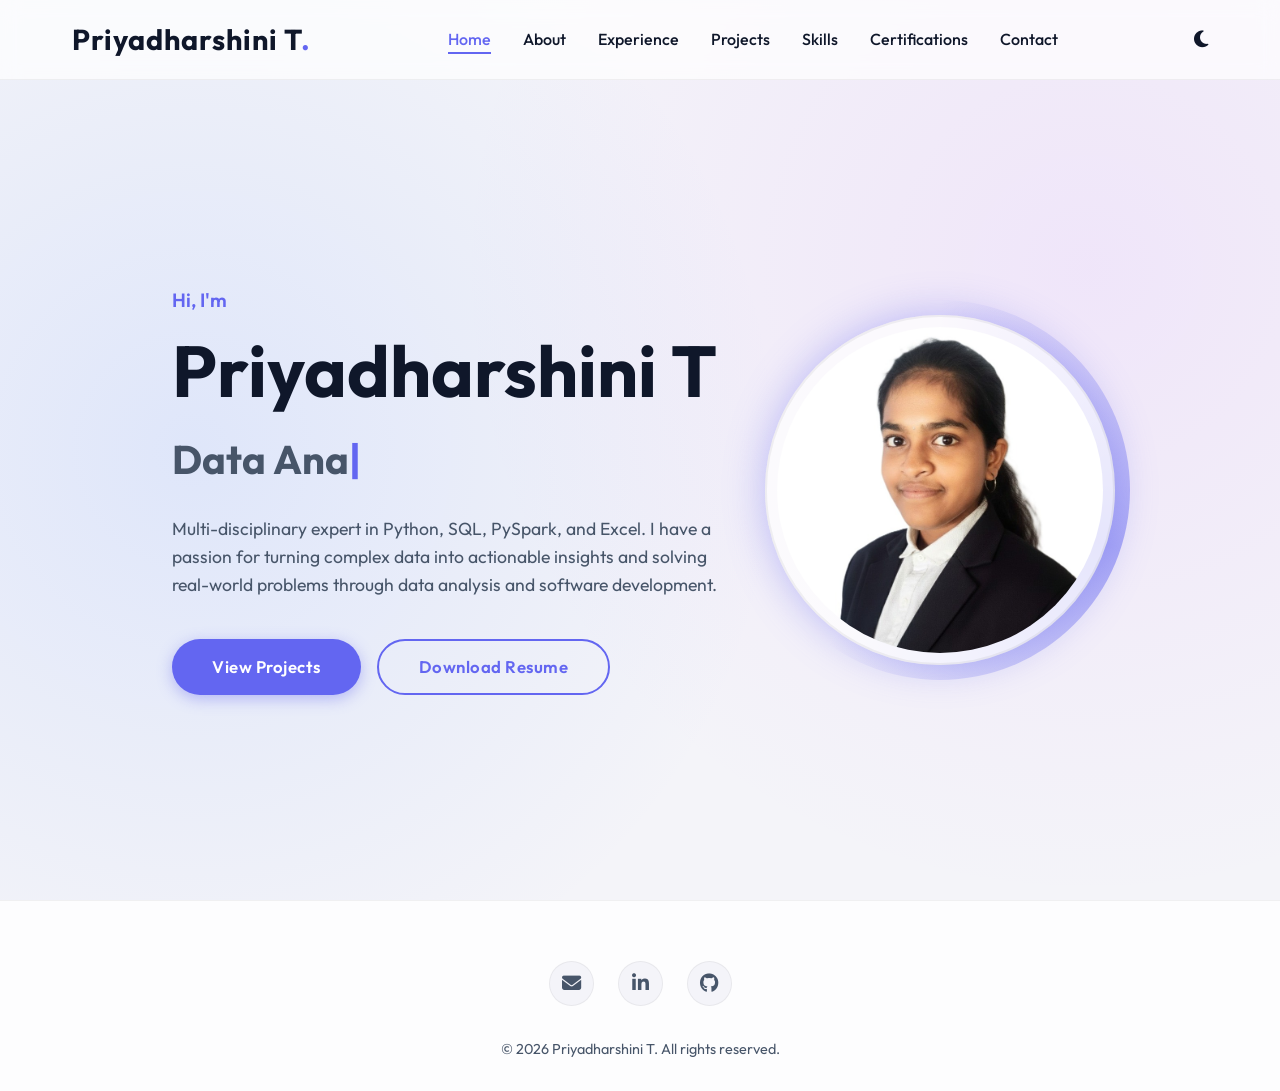
<file: index.html>
<!DOCTYPE html>
<html lang="en" data-theme="light">
<head>
    <meta charset="UTF-8">
    <meta name="viewport" content="width=device-width, initial-scale=1.0">
    <meta name="description" content="Portfolio of Priyadharshini T, Data Analyst and Software Trainee.">
        <meta name="description" content="Priyadharshini T - Data Analyst and Software Engineer from Coimbatore. Multi-disciplinary expert in Python, SQL, PySpark, and Excel.">
    <meta name="keywords" content="Priyadharshini T, Priyadharshini Thandapani, Data Analyst, Software Engineer, AIML, Coimbatore, Portfolio">
    <meta name="author" content="Priyadharshini T">
    
    <!-- Open Graph / Social Media -->
    <meta property="og:type" content="website">
    <meta property="og:url" content="https://Priya15t.github.io/Priyadharshini-T-Portfolio/">
    <meta property="og:title" content="Priyadharshini T | Data Analyst & Software Engineer">
    <meta property="og:description" content="Multi-disciplinary expert in Python, SQL, PySpark, and Excel. View my professional portfolio, certifications, and projects.">
    <meta property="og:image" content="https://Priya15t.github.io/Priyadharshini-T-Portfolio/assets/images/avatar.jpg">
    <title>Priyadharshini T | Portfolio</title>
    <link rel="preconnect" href="https://fonts.googleapis.com">
    <link rel="preconnect" href="https://fonts.gstatic.com" crossorigin>
    <link href="https://fonts.googleapis.com/css2?family=Outfit:wght@300;400;500;600;700&display=swap" rel="stylesheet">
    <link rel="stylesheet" href="https://cdnjs.cloudflare.com/ajax/libs/font-awesome/6.4.0/css/all.min.css">
    <link rel="stylesheet" href="style.css">
</head>
<body>

    <!-- Sticky Navigation -->
    <nav id="navbar">
        <div class="nav-container">
            <a href="index.html" class="logo">Priyadharshini T<span>.</span></a>
            <ul class="nav-links">
                <li><a href="index.html">Home</a></li>
                <li><a href="about.html">About</a></li>
                <li><a href="experience.html">Experience</a></li>
                <li><a href="projects.html">Projects</a></li>
                <li><a href="skills.html">Skills</a></li>
                <li><a href="certifications.html">Certifications</a></li>
                <li><a href="contact.html">Contact</a></li>
            </ul>
            <div class="nav-controls">
                <button id="theme-toggle" aria-label="Toggle Dark/Light Mode">
                    <i class="fas fa-sun"></i>
                </button>
                <div class="hamburger">
                    <i class="fas fa-bars"></i>
                </div>
            </div>
        </div>
    </nav>

    <main class="page-content">
        <!-- Hero Section -->
        <section id="hero" class="section hero">
            <div class="container hero-content fade-in">
                <div class="hero-text-wrapper">
                    <p class="greeting">Hi, I'm</p>
                    <h1 class="name">Priyadharshini&nbsp;T</h1>
                    <h2 class="title"><span class="typewriter"></span><span class="cursor">|</span></h2>
                    <p class="summary">
                        Multi-disciplinary expert in Python, SQL, PySpark, and Excel. 
                        I have a passion for turning complex data into actionable insights 
                        and solving real-world problems through data analysis and software development.
                    </p>
                    <div class="hero-buttons">
                        <a href="projects.html" class="btn btn-primary">View Projects</a>
                        <a href="resume.pdf" class="btn btn-secondary" download>Download Resume</a>
                    </div>
                </div>
                <div class="hero-image-wrapper">
                    <img src="assets/images/avatar.jpg" alt="Priyadharshini T - Avatar" class="hero-avatar">
                </div>
            </div>
        </section>
    </main>

    <!-- Footer & Contact -->
    <footer id="contact" class="footer">
        <div class="container fade-in">
            <div class="social-links">
                <a href="mailto:priyadharshini01t@gmail.com" aria-label="Email"><i class="fas fa-envelope"></i></a>
                <a href="https://www.linkedin.com/in/priyadharshini-thandapani-19a523289" target="_blank" aria-label="LinkedIn"><i class="fab fa-linkedin-in"></i></a>
                <a href="https://github.com/Priya15t" target="_blank" aria-label="GitHub"><i class="fab fa-github"></i></a>
            </div>
            <p class="copyright">© 2026 Priyadharshini T. All rights reserved.</p>
        </div>
    </footer>

    <script src="script.js"></script>

</body>
</html>
</file>
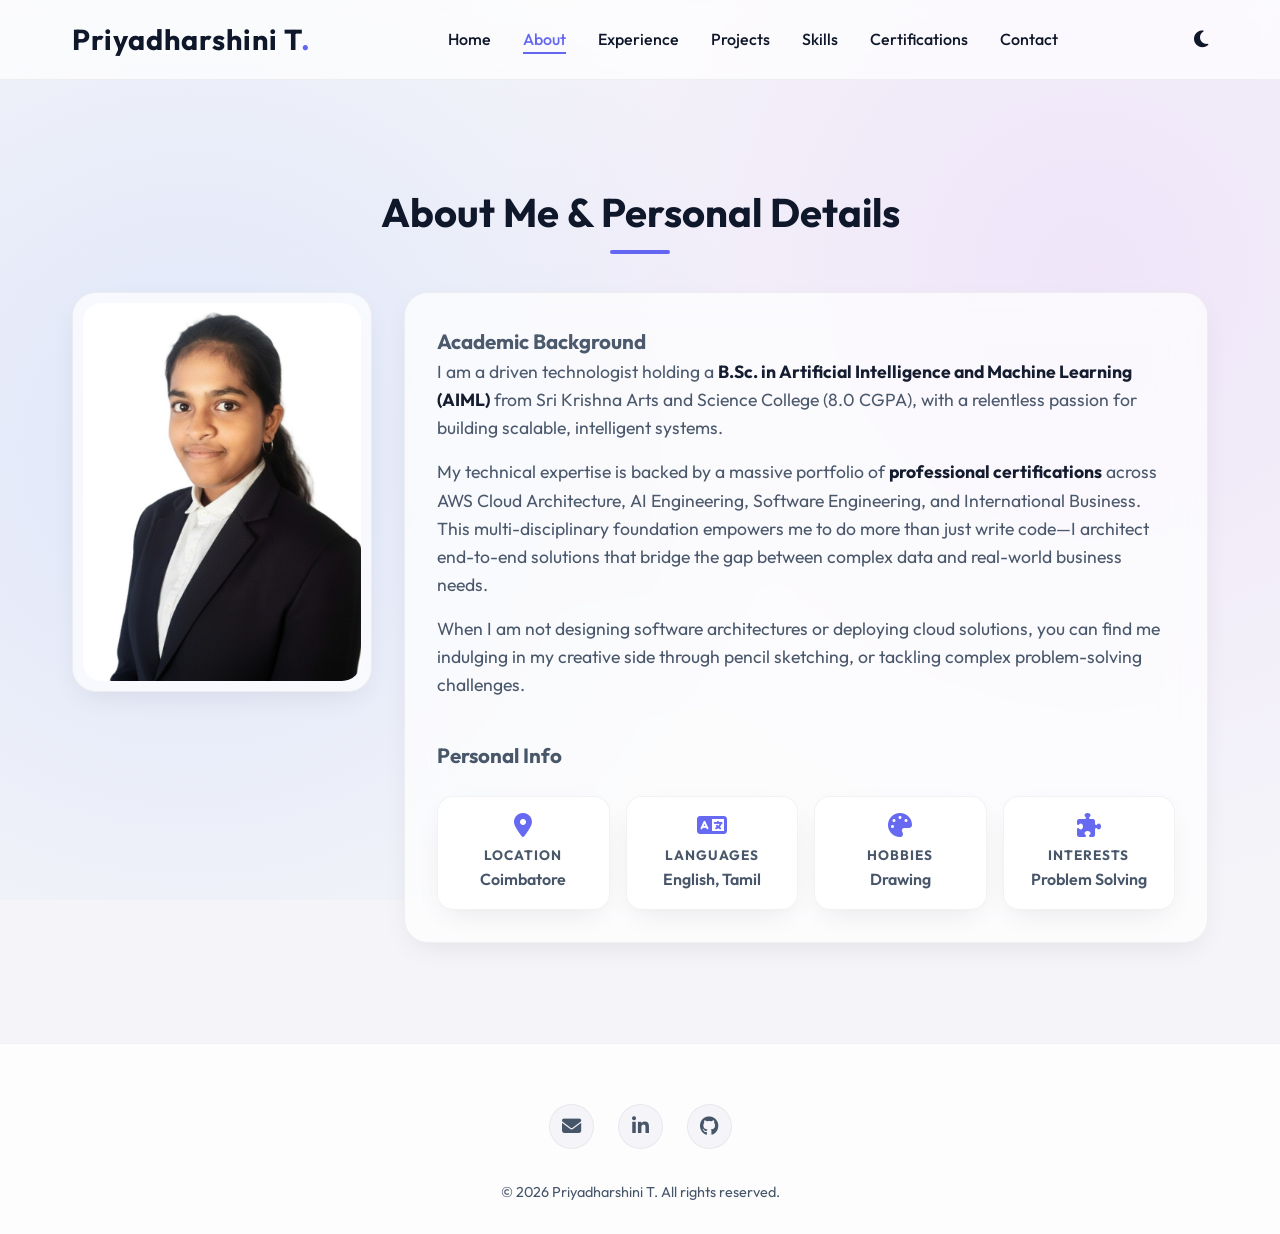
<file: about.html>
<!DOCTYPE html>
<html lang="en" data-theme="light">
<head>
    <meta charset="UTF-8">
    <meta name="viewport" content="width=device-width, initial-scale=1.0">
        <meta name="description" content="Priyadharshini T - Data Analyst and Software Engineer from Coimbatore. Multi-disciplinary expert in Python, SQL, PySpark, and Excel.">
    <meta name="keywords" content="Priyadharshini T, Priyadharshini Thandapani, Data Analyst, Software Engineer, AIML, Coimbatore, Portfolio">
    <meta name="author" content="Priyadharshini T">
    
    <!-- Open Graph / Social Media -->
    <meta property="og:type" content="website">
    <meta property="og:url" content="https://Priya15t.github.io/Priyadharshini-T-Portfolio/">
    <meta property="og:title" content="Priyadharshini T | Data Analyst & Software Engineer">
    <meta property="og:description" content="Multi-disciplinary expert in Python, SQL, PySpark, and Excel. View my professional portfolio, certifications, and projects.">
    <meta property="og:image" content="https://Priya15t.github.io/Priyadharshini-T-Portfolio/assets/images/avatar.jpg">
    <title>About Me | Priyadharshini T</title>
    <link rel="preconnect" href="https://fonts.googleapis.com">
    <link rel="preconnect" href="https://fonts.gstatic.com" crossorigin>
    <link href="https://fonts.googleapis.com/css2?family=Outfit:wght@300;400;500;600;700&display=swap" rel="stylesheet">
    <link rel="stylesheet" href="https://cdnjs.cloudflare.com/ajax/libs/font-awesome/6.4.0/css/all.min.css">
    <link rel="stylesheet" href="style.css">
</head>
<body>

    <!-- Sticky Navigation -->
    <nav id="navbar">
        <div class="nav-container">
            <a href="index.html" class="logo">Priyadharshini T<span>.</span></a>
            <ul class="nav-links">
                <li><a href="index.html">Home</a></li>
                <li><a href="about.html">About</a></li>
                <li><a href="experience.html">Experience</a></li>
                <li><a href="projects.html">Projects</a></li>
                <li><a href="skills.html">Skills</a></li>
                <li><a href="certifications.html">Certifications</a></li>
                <li><a href="contact.html">Contact</a></li>
            </ul>
            <div class="nav-controls">
                <button id="theme-toggle" aria-label="Toggle Dark/Light Mode">
                    <i class="fas fa-sun"></i>
                </button>
                <div class="hamburger">
                    <i class="fas fa-bars"></i>
                </div>
            </div>
        </div>
    </nav>

    <main class="page-content">
        <!-- About Section -->
        <section id="about" class="section">
            <div class="container">
                <h2 class="section-title">About Me & Personal Details</h2>
                <div class="about-layout fade-in">
                    <div class="about-image-wrapper glass-card">
                        <img src="assets/images/avatar.jpg" alt="Priyadharshini T" class="about-avatar">
                    </div>
                    <div class="about-card glass-card">
                        <div class="about-text">
                            <h3>Academic Background</h3>
                        <p>
                            I am a driven technologist holding a <strong>B.Sc. in Artificial Intelligence and Machine Learning (AIML)</strong> from Sri Krishna Arts and Science College (8.0 CGPA), with a relentless passion for building scalable, intelligent systems.
                        </p>
                        <p>
                            My technical expertise is backed by a massive portfolio of <strong>professional certifications</strong> across AWS Cloud Architecture, AI Engineering, Software Engineering, and International Business. This multi-disciplinary foundation empowers me to do more than just write code—I architect end-to-end solutions that bridge the gap between complex data and real-world business needs.
                        </p>
                        <p>
                            When I am not designing software architectures or deploying cloud solutions, you can find me indulging in my creative side through pencil sketching, or tackling complex problem-solving challenges.
                        </p>
                        
                        <h3 style="margin-top: 2.5rem; margin-bottom: 1.5rem;">Personal Info</h3>
                        <div style="display: grid; grid-template-columns: repeat(auto-fit, minmax(140px, 1fr)); gap: 1rem;">
                            
                            <div class="glass-card" style="padding: 1rem; text-align: center; border-radius: 16px;">
                                <i class="fas fa-map-marker-alt" style="font-size: 1.5rem; color: var(--accent-color); margin-bottom: 0.5rem;"></i>
                                <h4 style="margin: 0; font-size: 0.85rem; color: var(--text-secondary); text-transform: uppercase; letter-spacing: 1px;">Location</h4>
                                <p style="margin: 0; font-weight: 600; font-size: 1rem;">Coimbatore</p>
                            </div>

                            <div class="glass-card" style="padding: 1rem; text-align: center; border-radius: 16px;">
                                <i class="fas fa-language" style="font-size: 1.5rem; color: var(--accent-color); margin-bottom: 0.5rem;"></i>
                                <h4 style="margin: 0; font-size: 0.85rem; color: var(--text-secondary); text-transform: uppercase; letter-spacing: 1px;">Languages</h4>
                                <p style="margin: 0; font-weight: 600; font-size: 1rem;">English, Tamil</p>
                            </div>

                            <div class="glass-card" style="padding: 1rem; text-align: center; border-radius: 16px;">
                                <i class="fas fa-palette" style="font-size: 1.5rem; color: var(--accent-color); margin-bottom: 0.5rem;"></i>
                                <h4 style="margin: 0; font-size: 0.85rem; color: var(--text-secondary); text-transform: uppercase; letter-spacing: 1px;">Hobbies</h4>
                                <p style="margin: 0; font-weight: 600; font-size: 1rem;">Drawing</p>
                            </div>

                            <div class="glass-card" style="padding: 1rem; text-align: center; border-radius: 16px;">
                                <i class="fas fa-puzzle-piece" style="font-size: 1.5rem; color: var(--accent-color); margin-bottom: 0.5rem;"></i>
                                <h4 style="margin: 0; font-size: 0.85rem; color: var(--text-secondary); text-transform: uppercase; letter-spacing: 1px;">Interests</h4>
                                <p style="margin: 0; font-weight: 600; font-size: 1rem;">Problem Solving</p>
                            </div>

                        </div>
                    </div>
                </div>
            </div>
        </section>
    </main>

    <!-- Footer & Contact -->
    <footer id="contact" class="footer">
        <div class="container fade-in">
            <div class="social-links">
                <a href="mailto:priyadharshini01t@gmail.com" aria-label="Email"><i class="fas fa-envelope"></i></a>
                <a href="https://www.linkedin.com/in/priyadharshini-thandapani-19a523289" target="_blank" aria-label="LinkedIn"><i class="fab fa-linkedin-in"></i></a>
                <a href="https://github.com/Priya15t" target="_blank" aria-label="GitHub"><i class="fab fa-github"></i></a>
            </div>
            <p class="copyright">© 2026 Priyadharshini T. All rights reserved.</p>
        </div>
    </footer>

    <script src="script.js"></script>

</body>
</html>
</file>
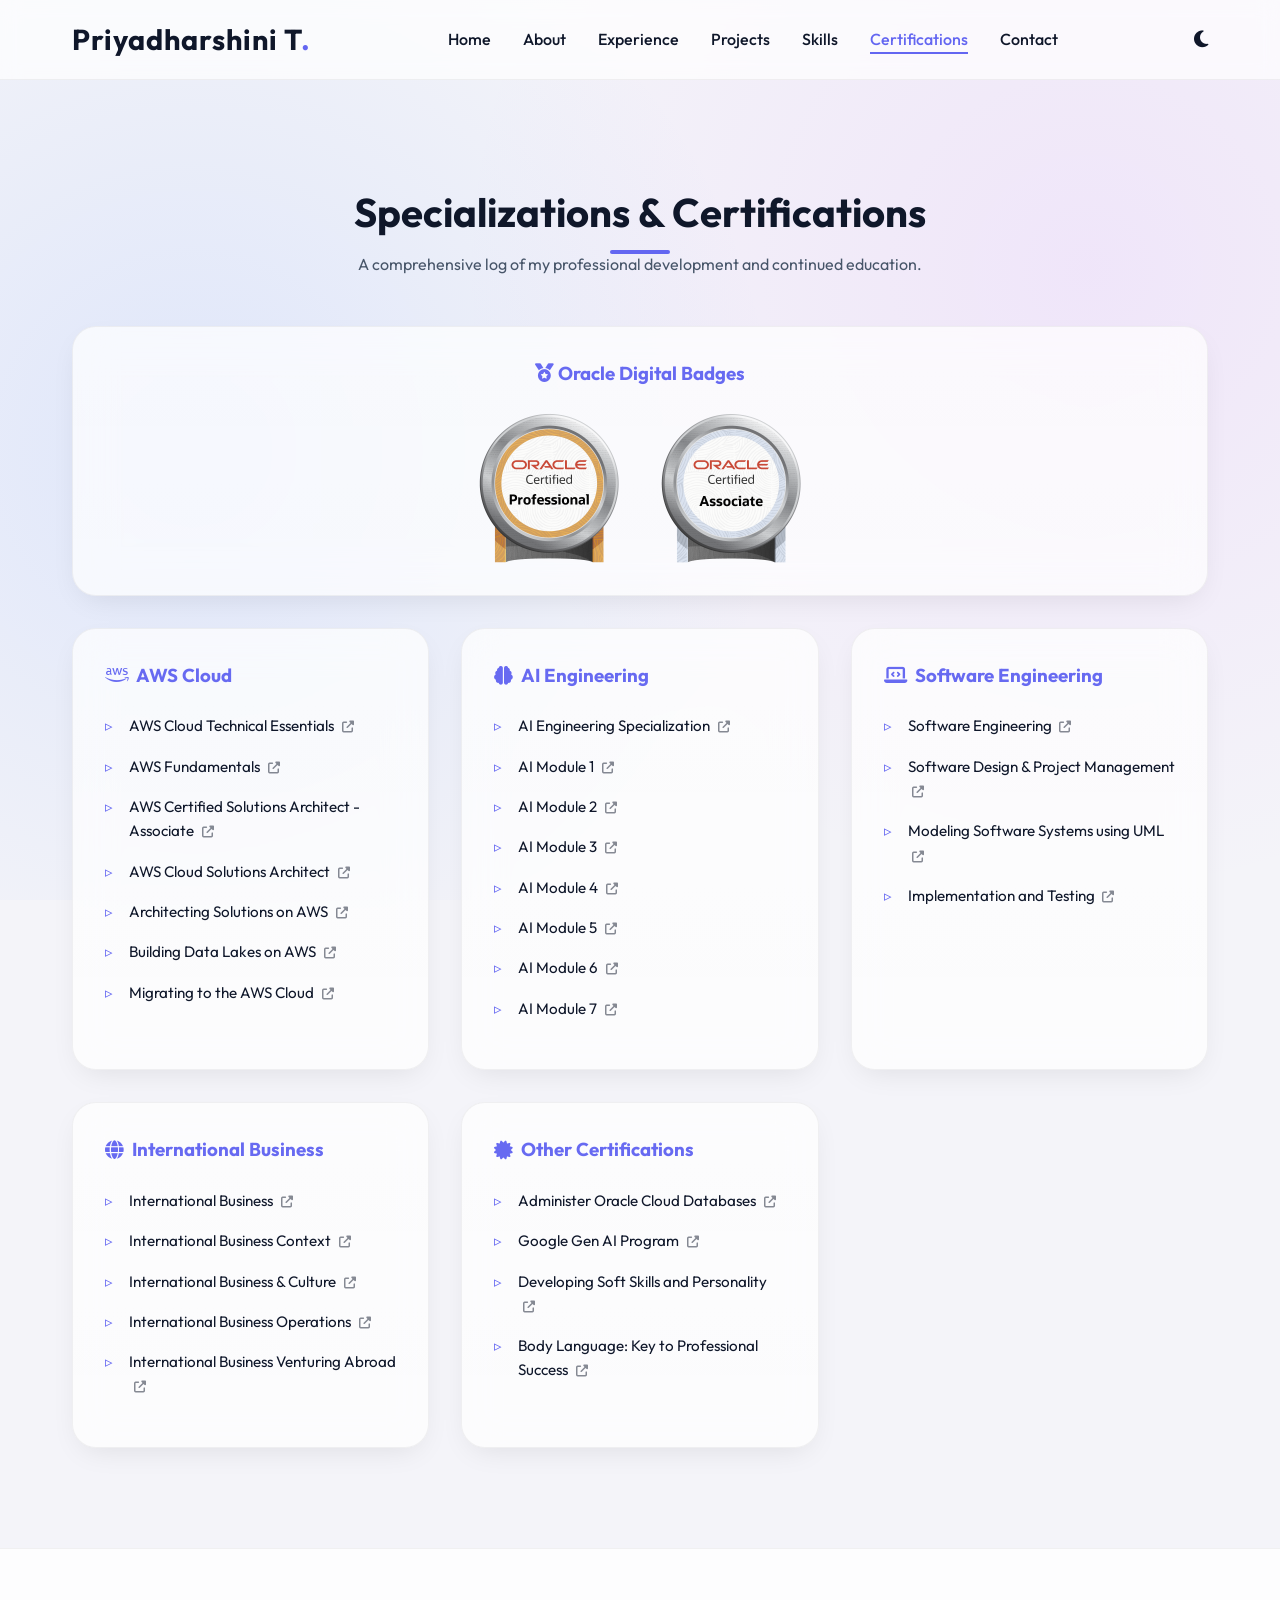
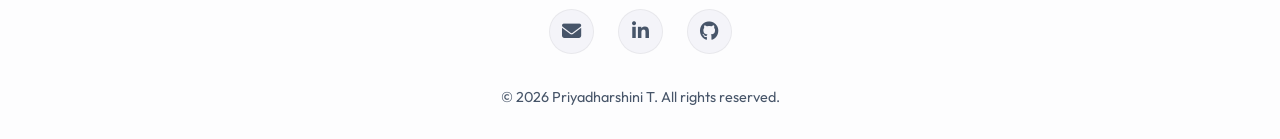
<file: certifications.html>
<!DOCTYPE html>
<html lang="en" data-theme="light">
<head>
    <meta charset="UTF-8">
    <meta name="viewport" content="width=device-width, initial-scale=1.0">
        <meta name="description" content="Priyadharshini T - Data Analyst and Software Engineer from Coimbatore. Multi-disciplinary expert in Python, SQL, PySpark, and Excel.">
    <meta name="keywords" content="Priyadharshini T, Priyadharshini Thandapani, Data Analyst, Software Engineer, AIML, Coimbatore, Portfolio">
    <meta name="author" content="Priyadharshini T">
    
    <!-- Open Graph / Social Media -->
    <meta property="og:type" content="website">
    <meta property="og:url" content="https://Priya15t.github.io/Priyadharshini-T-Portfolio/">
    <meta property="og:title" content="Priyadharshini T | Data Analyst & Software Engineer">
    <meta property="og:description" content="Multi-disciplinary expert in Python, SQL, PySpark, and Excel. View my professional portfolio, certifications, and projects.">
    <meta property="og:image" content="https://Priya15t.github.io/Priyadharshini-T-Portfolio/assets/images/avatar.jpg">
    <title>Certifications | Priyadharshini T</title>
    <link rel="preconnect" href="https://fonts.googleapis.com">
    <link rel="preconnect" href="https://fonts.gstatic.com" crossorigin>
    <link href="https://fonts.googleapis.com/css2?family=Outfit:wght@300;400;500;600;700&display=swap" rel="stylesheet">
    <link rel="stylesheet" href="https://cdnjs.cloudflare.com/ajax/libs/font-awesome/6.4.0/css/all.min.css">
    <link rel="stylesheet" href="style.css">
    <style>
        .cert-grid {
            display: grid;
            grid-template-columns: repeat(auto-fit, minmax(300px, 1fr));
            gap: 2rem;
            margin-top: 2rem;
        }
        .cert-card {
            padding: 2rem;
            display: flex;
            flex-direction: column;
        }
        .cert-card h3 {
            color: var(--accent-color);
            margin-bottom: 1.5rem;
            display: flex;
            align-items: center;
            gap: 0.5rem;
        }
        .cert-card ul {
            list-style: none;
            padding: 0;
            flex: 1;
        }
        .cert-card li {
            margin-bottom: 1rem;
            position: relative;
            padding-left: 1.5rem;
            font-size: 0.95rem;
        }
        .cert-card li::before {
            content: "▹";
            position: absolute;
            left: 0;
            color: var(--accent-color);
        }
        .cert-card a {
            color: var(--text-primary);
            text-decoration: none;
            transition: color 0.3s ease;
            display: inline-block;
        }
        .cert-card a:hover {
            color: var(--accent-color);
        }
        .cert-card i.fa-external-link-alt {
            font-size: 0.75rem;
            margin-left: 0.3rem;
            opacity: 0.5;
        }
    </style>
</head>
<body>

    <!-- Sticky Navigation -->
    <nav id="navbar">
        <div class="nav-container">
            <a href="index.html" class="logo">Priyadharshini T<span>.</span></a>
            <ul class="nav-links">
                <li><a href="index.html">Home</a></li>
                <li><a href="about.html">About</a></li>
                <li><a href="experience.html">Experience</a></li>
                <li><a href="projects.html">Projects</a></li>
                <li><a href="skills.html">Skills</a></li>
                <li><a href="certifications.html" class="active">Certifications</a></li>
                <li><a href="contact.html">Contact</a></li>
            </ul>
            <div class="nav-controls">
                <button id="theme-toggle" aria-label="Toggle Dark/Light Mode">
                    <i class="fas fa-sun"></i>
                </button>
                <div class="hamburger">
                    <i class="fas fa-bars"></i>
                </div>
            </div>
        </div>
    </nav>

    <main class="page-content">
        <section id="certifications" class="section">
            <div class="container fade-in">
                <h2 class="section-title" style="margin-bottom: 0.5rem;">Specializations & Certifications</h2>
                <p style="text-align: center; color: var(--text-secondary); margin-bottom: 3rem;">A comprehensive log of my professional development and continued education.</p>
                
                <!-- Digital Badges -->
                <div class="badges-showcase glass-card fade-in" style="margin-bottom: 2rem; padding: 2rem; text-align: center;">
                    <h3 style="color: var(--accent-color); margin-bottom: 1.5rem;"><i class="fas fa-medal"></i> Oracle Digital Badges</h3>
                    <div style="display: flex; justify-content: center; gap: 2rem; flex-wrap: wrap;">
                        <img src="assets/images/oracle-professional.png" alt="Oracle Certified Professional" style="width: 150px; height: 150px; object-fit: contain;">
                        <img src="assets/images/oracle-associate.png" alt="Oracle Certified Associate" style="width: 150px; height: 150px; object-fit: contain;">
                    </div>
                </div>

                <div class="cert-grid">
                    
                    <!-- AWS Specialization -->
                    <div class="cert-card glass-card">
                        <h3><i class="fab fa-aws"></i> AWS Cloud</h3>
                        <ul>
                            <li><a href="assets/certs/AWS/AWS Cloud Technical Essentials.pdf" target="_blank">AWS Cloud Technical Essentials <i class="fas fa-external-link-alt"></i></a></li>
                            <li><a href="assets/certs/AWS/AWS Fundamentals.pdf" target="_blank">AWS Fundamentals <i class="fas fa-external-link-alt"></i></a></li>
                            <li><a href="assets/certs/AWS/AWS Certified Solutions Architect - Associate.pdf" target="_blank">AWS Certified Solutions Architect - Associate <i class="fas fa-external-link-alt"></i></a></li>
                            <li><a href="assets/certs/AWS/AWS Clould Solutions Architect.pdf" target="_blank">AWS Cloud Solutions Architect <i class="fas fa-external-link-alt"></i></a></li>
                            <li><a href="assets/certs/AWS/Architecting Solutions on AWS.pdf" target="_blank">Architecting Solutions on AWS <i class="fas fa-external-link-alt"></i></a></li>
                            <li><a href="assets/certs/AWS/Building Data Lakes on AWS.pdf" target="_blank">Building Data Lakes on AWS <i class="fas fa-external-link-alt"></i></a></li>
                            <li><a href="assets/certs/AWS/Migrating to the AWS Cloud.pdf" target="_blank">Migrating to the AWS Cloud <i class="fas fa-external-link-alt"></i></a></li>
                        </ul>
                    </div>

                    <!-- AI Engineering Specialization -->
                    <div class="cert-card glass-card">
                        <h3><i class="fas fa-brain"></i> AI Engineering</h3>
                        <ul>
                            <li><a href="assets/certs/AI/AI Engineering.pdf" target="_blank">AI Engineering Specialization <i class="fas fa-external-link-alt"></i></a></li>
                            <li><a href="assets/certs/AI/AI 1.pdf" target="_blank">AI Module 1 <i class="fas fa-external-link-alt"></i></a></li>
                            <li><a href="assets/certs/AI/AI 2.pdf" target="_blank">AI Module 2 <i class="fas fa-external-link-alt"></i></a></li>
                            <li><a href="assets/certs/AI/AI 3.pdf" target="_blank">AI Module 3 <i class="fas fa-external-link-alt"></i></a></li>
                            <li><a href="assets/certs/AI/AI 4.pdf" target="_blank">AI Module 4 <i class="fas fa-external-link-alt"></i></a></li>
                            <li><a href="assets/certs/AI/AI 5.pdf" target="_blank">AI Module 5 <i class="fas fa-external-link-alt"></i></a></li>
                            <li><a href="assets/certs/AI/AI 6.pdf" target="_blank">AI Module 6 <i class="fas fa-external-link-alt"></i></a></li>
                            <li><a href="assets/certs/AI/AI 7.pdf" target="_blank">AI Module 7 <i class="fas fa-external-link-alt"></i></a></li>
                        </ul>
                    </div>

                    <!-- Software Engineering -->
                    <div class="cert-card glass-card">
                        <h3><i class="fas fa-laptop-code"></i> Software Engineering</h3>
                        <ul>
                            <li><a href="assets/certs/Software/Software Engineering.pdf" target="_blank">Software Engineering <i class="fas fa-external-link-alt"></i></a></li>
                            <li><a href="assets/certs/Software/Software Design and Project Management.pdf" target="_blank">Software Design & Project Management <i class="fas fa-external-link-alt"></i></a></li>
                            <li><a href="assets/certs/Software/Modeling Software Systems using UML.pdf" target="_blank">Modeling Software Systems using UML <i class="fas fa-external-link-alt"></i></a></li>
                            <li><a href="assets/certs/Software/Implementation and Testing.pdf" target="_blank">Implementation and Testing <i class="fas fa-external-link-alt"></i></a></li>
                        </ul>
                    </div>

                    <!-- International Business -->
                    <div class="cert-card glass-card">
                        <h3><i class="fas fa-globe"></i> International Business</h3>
                        <ul>
                            <li><a href="assets/certs/Business/International Business.pdf" target="_blank">International Business <i class="fas fa-external-link-alt"></i></a></li>
                            <li><a href="assets/certs/Business/International Business Context.pdf" target="_blank">International Business Context <i class="fas fa-external-link-alt"></i></a></li>
                            <li><a href="assets/certs/Business/International Business and Culture.pdf" target="_blank">International Business & Culture <i class="fas fa-external-link-alt"></i></a></li>
                            <li><a href="assets/certs/Business/International Business Operations.pdf" target="_blank">International Business Operations <i class="fas fa-external-link-alt"></i></a></li>
                            <li><a href="assets/certs/Business/International Business Venturing Abroad.pdf" target="_blank">International Business Venturing Abroad <i class="fas fa-external-link-alt"></i></a></li>
                        </ul>
                    </div>

                    <!-- Miscellaneous -->
                    <div class="cert-card glass-card">
                        <h3><i class="fas fa-certificate"></i> Other Certifications</h3>
                        <ul>
                            <li><a href="assets/certs/OracleAdministerCloudDatabases.pdf" target="_blank">Administer Oracle Cloud Databases <i class="fas fa-external-link-alt"></i></a></li>
                            <li><a href="assets/certs/GenAI.pdf" target="_blank">Google Gen AI Program <i class="fas fa-external-link-alt"></i></a></li>
                            <li><a href="assets/certs/SoftSkills.pdf" target="_blank">Developing Soft Skills and Personality <i class="fas fa-external-link-alt"></i></a></li>
                            <li><a href="assets/certs/BodyLanguage.pdf" target="_blank">Body Language: Key to Professional Success <i class="fas fa-external-link-alt"></i></a></li>
                        </ul>
                    </div>

                </div>
            </div>
        </section>
    </main>

    <!-- Footer & Contact -->
    <footer id="contact" class="footer">
        <div class="container fade-in">
            <div class="social-links">
                <a href="mailto:priyadharshini01t@gmail.com" aria-label="Email"><i class="fas fa-envelope"></i></a>
                <a href="https://www.linkedin.com/in/priyadharshini-thandapani-19a523289" target="_blank" aria-label="LinkedIn"><i class="fab fa-linkedin-in"></i></a>
                <a href="https://github.com/Priya15t" target="_blank" aria-label="GitHub"><i class="fab fa-github"></i></a>
            </div>
            <p class="copyright">© 2026 Priyadharshini T. All rights reserved.</p>
        </div>
    </footer>

    <script src="script.js"></script>

</body>
</html>
</file>
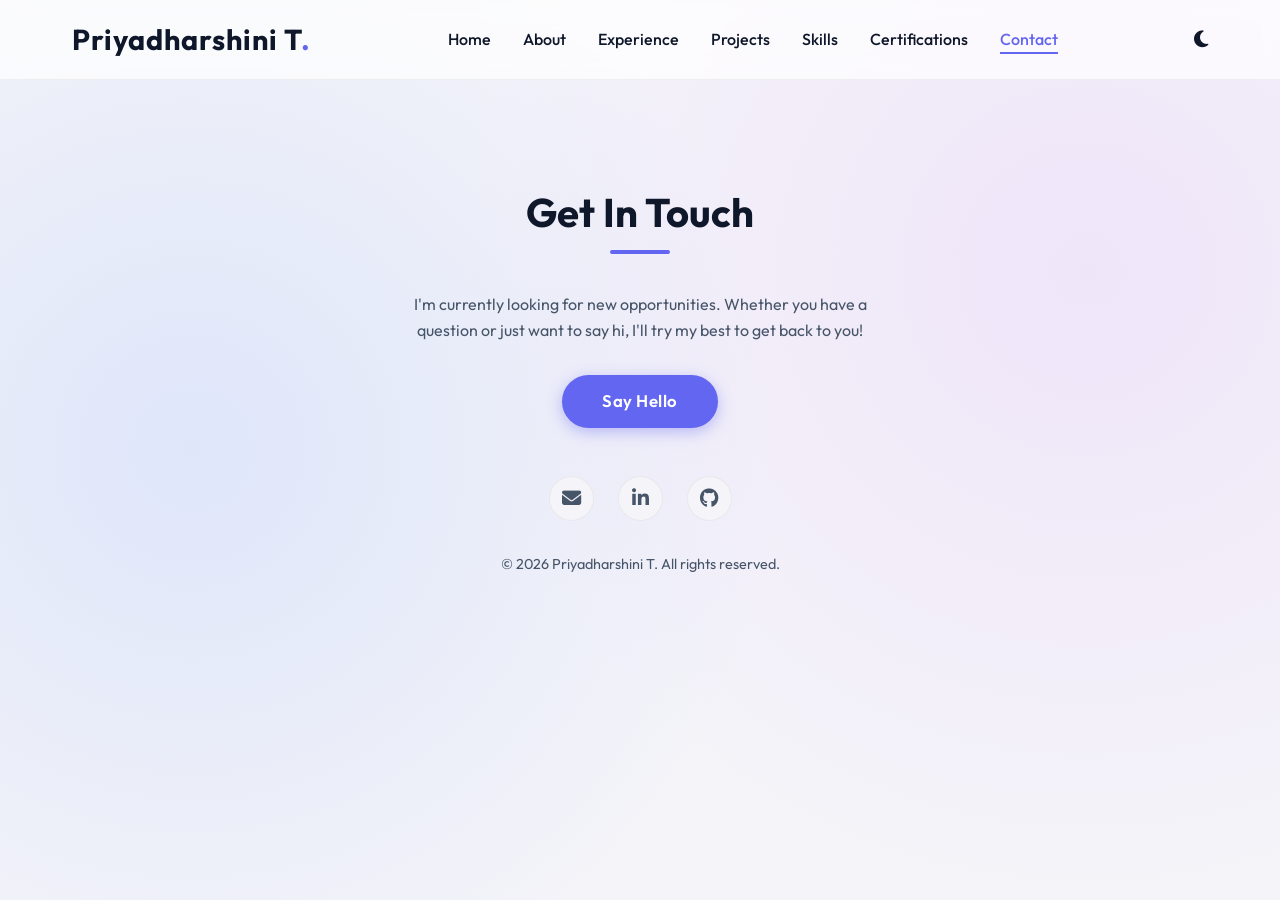
<file: contact.html>
<!DOCTYPE html>
<html lang="en" data-theme="light">
<head>
    <meta charset="UTF-8">
    <meta name="viewport" content="width=device-width, initial-scale=1.0">
        <meta name="description" content="Priyadharshini T - Data Analyst and Software Engineer from Coimbatore. Multi-disciplinary expert in Python, SQL, PySpark, and Excel.">
    <meta name="keywords" content="Priyadharshini T, Priyadharshini Thandapani, Data Analyst, Software Engineer, AIML, Coimbatore, Portfolio">
    <meta name="author" content="Priyadharshini T">
    
    <!-- Open Graph / Social Media -->
    <meta property="og:type" content="website">
    <meta property="og:url" content="https://Priya15t.github.io/Priyadharshini-T-Portfolio/">
    <meta property="og:title" content="Priyadharshini T | Data Analyst & Software Engineer">
    <meta property="og:description" content="Multi-disciplinary expert in Python, SQL, PySpark, and Excel. View my professional portfolio, certifications, and projects.">
    <meta property="og:image" content="https://Priya15t.github.io/Priyadharshini-T-Portfolio/assets/images/avatar.jpg">
    <title>Contact | Priyadharshini T</title>
    <link rel="preconnect" href="https://fonts.googleapis.com">
    <link rel="preconnect" href="https://fonts.gstatic.com" crossorigin>
    <link href="https://fonts.googleapis.com/css2?family=Outfit:wght@300;400;500;600;700&display=swap" rel="stylesheet">
    <link rel="stylesheet" href="https://cdnjs.cloudflare.com/ajax/libs/font-awesome/6.4.0/css/all.min.css">
    <link rel="stylesheet" href="style.css">
</head>
<body>

    <!-- Sticky Navigation -->
    <nav id="navbar">
        <div class="nav-container">
            <a href="index.html" class="logo">Priyadharshini T<span>.</span></a>
            <ul class="nav-links">
                <li><a href="index.html">Home</a></li>
                <li><a href="about.html">About</a></li>
                <li><a href="experience.html">Experience</a></li>
                <li><a href="projects.html">Projects</a></li>
                <li><a href="skills.html">Skills</a></li>
                <li><a href="certifications.html">Certifications</a></li>
                <li><a href="contact.html">Contact</a></li>
            </ul>
            <div class="nav-controls">
                <button id="theme-toggle" aria-label="Toggle Dark/Light Mode">
                    <i class="fas fa-sun"></i>
                </button>
                <div class="hamburger">
                    <i class="fas fa-bars"></i>
                </div>
            </div>
        </div>
    </nav>

    <main class="page-content">
        <!-- Contact Section -->
        <section id="contact-page" class="section">
            <div class="container fade-in" style="text-align: center;">
                <h2 class="section-title">Get In Touch</h2>
                <p class="contact-text">I'm currently looking for new opportunities. Whether you have a question or just want to say hi, I'll try my best to get back to you!</p>
                
                <a href="mailto:priyadharshini01t@gmail.com" class="btn btn-primary contact-btn">Say Hello</a>

                <div class="social-links">
                    <a href="mailto:priyadharshini01t@gmail.com" aria-label="Email"><i class="fas fa-envelope"></i></a>
                    <a href="https://www.linkedin.com/in/priyadharshini-thandapani-19a523289" target="_blank" aria-label="LinkedIn"><i class="fab fa-linkedin-in"></i></a>
                    <a href="https://github.com/Priya15t" target="_blank" aria-label="GitHub"><i class="fab fa-github"></i></a>
                </div>
                <p class="copyright">© 2026 Priyadharshini T. All rights reserved.</p>
            </div>
        </section>
    </main>

    <script src="script.js"></script>

</body>
</html>
</file>
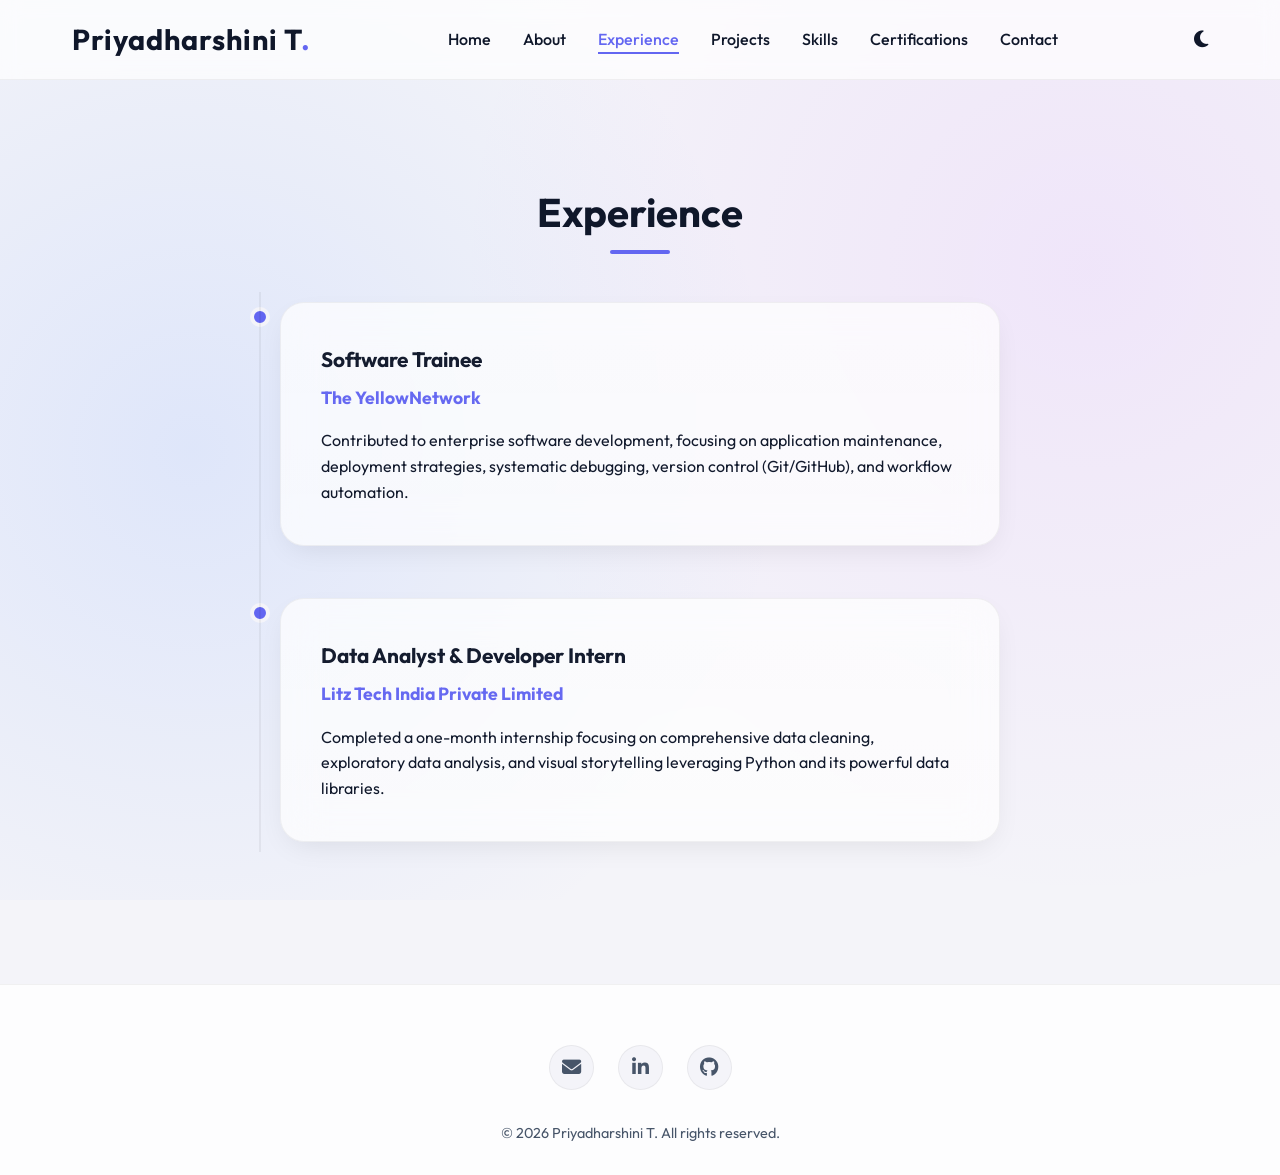
<file: experience.html>
<!DOCTYPE html>
<html lang="en" data-theme="light">
<head>
    <meta charset="UTF-8">
    <meta name="viewport" content="width=device-width, initial-scale=1.0">
        <meta name="description" content="Priyadharshini T - Data Analyst and Software Engineer from Coimbatore. Multi-disciplinary expert in Python, SQL, PySpark, and Excel.">
    <meta name="keywords" content="Priyadharshini T, Priyadharshini Thandapani, Data Analyst, Software Engineer, AIML, Coimbatore, Portfolio">
    <meta name="author" content="Priyadharshini T">
    
    <!-- Open Graph / Social Media -->
    <meta property="og:type" content="website">
    <meta property="og:url" content="https://Priya15t.github.io/Priyadharshini-T-Portfolio/">
    <meta property="og:title" content="Priyadharshini T | Data Analyst & Software Engineer">
    <meta property="og:description" content="Multi-disciplinary expert in Python, SQL, PySpark, and Excel. View my professional portfolio, certifications, and projects.">
    <meta property="og:image" content="https://Priya15t.github.io/Priyadharshini-T-Portfolio/assets/images/avatar.jpg">
    <title>Experience | Priyadharshini T</title>
    <link rel="preconnect" href="https://fonts.googleapis.com">
    <link rel="preconnect" href="https://fonts.gstatic.com" crossorigin>
    <link href="https://fonts.googleapis.com/css2?family=Outfit:wght@300;400;500;600;700&display=swap" rel="stylesheet">
    <link rel="stylesheet" href="https://cdnjs.cloudflare.com/ajax/libs/font-awesome/6.4.0/css/all.min.css">
    <link rel="stylesheet" href="style.css">
</head>
<body>

    <!-- Sticky Navigation -->
    <nav id="navbar">
        <div class="nav-container">
            <a href="index.html" class="logo">Priyadharshini T<span>.</span></a>
            <ul class="nav-links">
                <li><a href="index.html">Home</a></li>
                <li><a href="about.html">About</a></li>
                <li><a href="experience.html">Experience</a></li>
                <li><a href="projects.html">Projects</a></li>
                <li><a href="skills.html">Skills</a></li>
                <li><a href="certifications.html">Certifications</a></li>
                <li><a href="contact.html">Contact</a></li>
            </ul>
            <div class="nav-controls">
                <button id="theme-toggle" aria-label="Toggle Dark/Light Mode">
                    <i class="fas fa-sun"></i>
                </button>
                <div class="hamburger">
                    <i class="fas fa-bars"></i>
                </div>
            </div>
        </div>
    </nav>

    <main class="page-content">
        <!-- Experience Section -->
        <section id="experience" class="section">
            <div class="container">
                <h2 class="section-title">Experience</h2>
                <div class="timeline">
                    <!-- The YellowNetwork -->
                    <div class="timeline-item fade-in">
                        <div class="timeline-dot"></div>
                        <div class="timeline-content glass-card">
                            <h3 class="role">Software Trainee</h3>
                            <h4 class="company">The YellowNetwork</h4>
                            <p class="desc">
                                Contributed to enterprise software development, focusing on application maintenance, 
                                deployment strategies, systematic debugging, version control (Git/GitHub), and workflow automation.
                            </p>
                        </div>
                    </div>
                    <!-- Litz Tech India -->
                    <div class="timeline-item fade-in">
                        <div class="timeline-dot"></div>
                        <div class="timeline-content glass-card">
                            <h3 class="role">Data Analyst & Developer Intern</h3>
                            <h4 class="company">Litz Tech India Private Limited</h4>
                            <p class="desc">
                                Completed a one-month internship focusing on comprehensive data cleaning, exploratory data analysis, and visual storytelling 
                                leveraging Python and its powerful data libraries.
                            </p>
                        </div>
                    </div>
                </div>
            </div>
        </section>
    </main>

    <!-- Footer & Contact -->
    <footer id="contact" class="footer">
        <div class="container fade-in">
            <div class="social-links">
                <a href="mailto:priyadharshini01t@gmail.com" aria-label="Email"><i class="fas fa-envelope"></i></a>
                <a href="https://www.linkedin.com/in/priyadharshini-thandapani-19a523289" target="_blank" aria-label="LinkedIn"><i class="fab fa-linkedin-in"></i></a>
                <a href="https://github.com/Priya15t" target="_blank" aria-label="GitHub"><i class="fab fa-github"></i></a>
            </div>
            <p class="copyright">© 2026 Priyadharshini T. All rights reserved.</p>
        </div>
    </footer>

    <script src="script.js"></script>

</body>
</html>
</file>
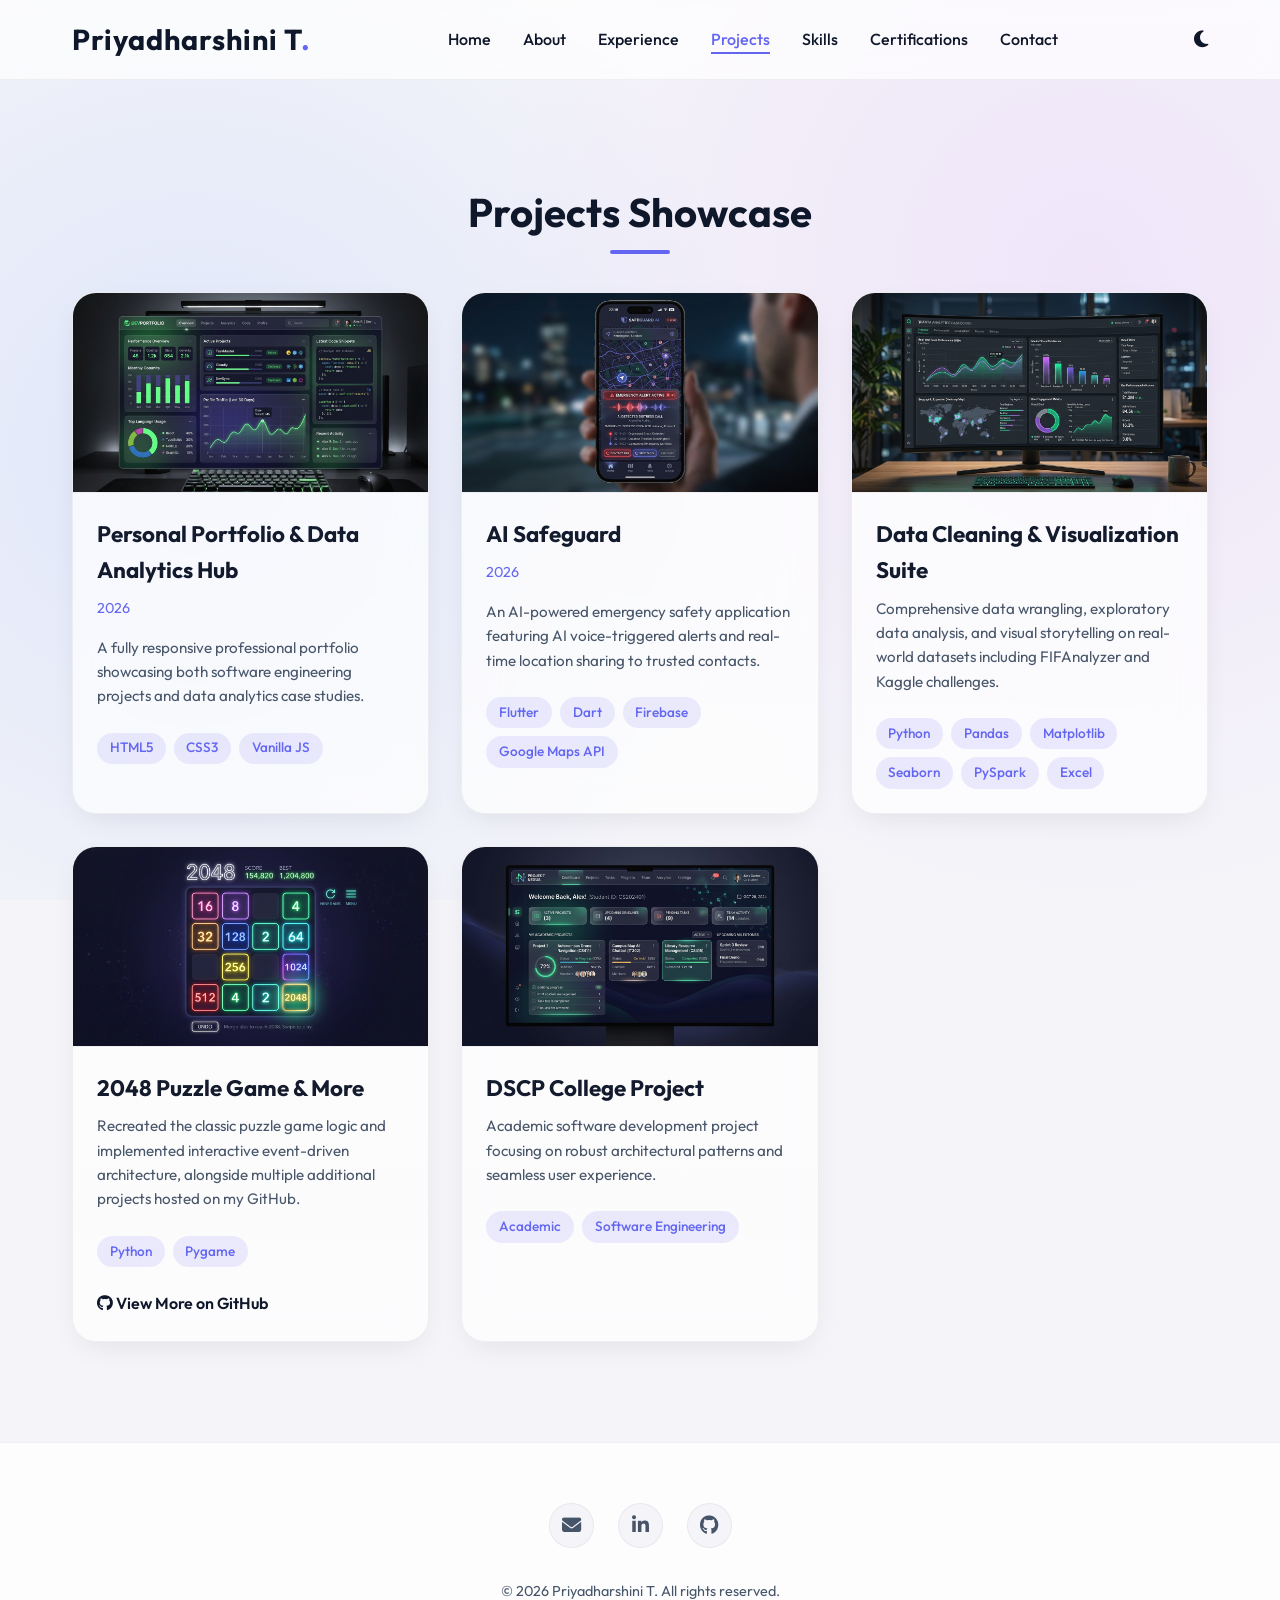
<file: projects.html>
<!DOCTYPE html>
<html lang="en" data-theme="light">
<head>
    <meta charset="UTF-8">
    <meta name="viewport" content="width=device-width, initial-scale=1.0">
        <meta name="description" content="Priyadharshini T - Data Analyst and Software Engineer from Coimbatore. Multi-disciplinary expert in Python, SQL, PySpark, and Excel.">
    <meta name="keywords" content="Priyadharshini T, Priyadharshini Thandapani, Data Analyst, Software Engineer, AIML, Coimbatore, Portfolio">
    <meta name="author" content="Priyadharshini T">
    
    <!-- Open Graph / Social Media -->
    <meta property="og:type" content="website">
    <meta property="og:url" content="https://Priya15t.github.io/Priyadharshini-T-Portfolio/">
    <meta property="og:title" content="Priyadharshini T | Data Analyst & Software Engineer">
    <meta property="og:description" content="Multi-disciplinary expert in Python, SQL, PySpark, and Excel. View my professional portfolio, certifications, and projects.">
    <meta property="og:image" content="https://Priya15t.github.io/Priyadharshini-T-Portfolio/assets/images/avatar.jpg">
    <title>Projects | Priyadharshini T</title>
    <link rel="preconnect" href="https://fonts.googleapis.com">
    <link rel="preconnect" href="https://fonts.gstatic.com" crossorigin>
    <link href="https://fonts.googleapis.com/css2?family=Outfit:wght@300;400;500;600;700&display=swap" rel="stylesheet">
    <link rel="stylesheet" href="https://cdnjs.cloudflare.com/ajax/libs/font-awesome/6.4.0/css/all.min.css">
    <link rel="stylesheet" href="style.css">
</head>
<body>

    <!-- Sticky Navigation -->
    <nav id="navbar">
        <div class="nav-container">
            <a href="index.html" class="logo">Priyadharshini T<span>.</span></a>
            <ul class="nav-links">
                <li><a href="index.html">Home</a></li>
                <li><a href="about.html">About</a></li>
                <li><a href="experience.html">Experience</a></li>
                <li><a href="projects.html">Projects</a></li>
                <li><a href="skills.html">Skills</a></li>
                <li><a href="certifications.html">Certifications</a></li>
                <li><a href="contact.html">Contact</a></li>
            </ul>
            <div class="nav-controls">
                <button id="theme-toggle" aria-label="Toggle Dark/Light Mode">
                    <i class="fas fa-sun"></i>
                </button>
                <div class="hamburger">
                    <i class="fas fa-bars"></i>
                </div>
            </div>
        </div>
    </nav>

    <main class="page-content">
        <!-- Projects Section -->
        <section id="projects" class="section">
            <div class="container">
                <h2 class="section-title">Projects Showcase</h2>
                <div class="projects-grid">
                    <!-- Project 1 -->
                    <div class="project-card glass-card fade-in" onclick="window.open('https://github.com/Priya15t?tab=repositories', '_blank')" style="cursor: pointer;" title="View on GitHub">
                        <div class="project-image-wrapper">
                            <img src="assets/images/project1.jpg" alt="Personal Portfolio" class="project-image">
                        </div>
                        <div class="project-info">
                            <h3>Personal Portfolio & Data Analytics Hub</h3>
                            <p class="date">2026</p>
                            <p class="desc">
                                A fully responsive professional portfolio showcasing both software engineering projects and data analytics case studies.
                            </p>
                            <div class="tech-stack">
                                <span>HTML5</span>
                                <span>CSS3</span>
                                <span>Vanilla JS</span>
                            </div>
                        </div>
                    </div>

                    <!-- Project 2 -->
                    <div class="project-card glass-card fade-in" onclick="window.open('https://github.com/Priya15t?tab=repositories', '_blank')" style="cursor: pointer;" title="View on GitHub">
                        <div class="project-image-wrapper">
                            <img src="assets/images/project2.jpg" alt="AI Safeguard" class="project-image">
                        </div>
                        <div class="project-info">
                            <h3>AI Safeguard</h3>
                            <p class="date">2026</p>
                            <p class="desc">
                                An AI-powered emergency safety application featuring AI voice-triggered alerts and real-time location sharing to trusted contacts.
                            </p>
                            <div class="tech-stack">
                                <span>Flutter</span>
                                <span>Dart</span>
                                <span>Firebase</span>
                                <span>Google Maps API</span>
                            </div>
                        </div>
                    </div>

                    <!-- Project 3 -->
                    <div class="project-card glass-card fade-in" onclick="window.open('https://github.com/Priya15t?tab=repositories', '_blank')" style="cursor: pointer;" title="View on GitHub">
                        <div class="project-image-wrapper">
                            <img src="assets/images/project3.jpg" alt="Data Cleaning Suite" class="project-image">
                        </div>
                        <div class="project-info">
                            <h3>Data Cleaning & Visualization Suite</h3>
                            <p class="desc">
                                Comprehensive data wrangling, exploratory data analysis, and visual storytelling on real-world datasets including FIFAnalyzer and Kaggle challenges.
                            </p>
                            <div class="tech-stack">
                                <span>Python</span>
                                <span>Pandas</span>
                                <span>Matplotlib</span>
                                <span>Seaborn</span>
                                <span>PySpark</span>
                                <span>Excel</span>
                            </div>
                        </div>
                    </div>

                    <!-- Project 4 -->
                    <div class="project-card glass-card fade-in" onclick="window.open('https://github.com/Priya15t?tab=repositories', '_blank')" style="cursor: pointer;" title="View on GitHub">
                        <div class="project-image-wrapper">
                            <img src="assets/images/project4.jpg" alt="2048 Puzzle Game" class="project-image">
                        </div>
                        <div class="project-info">
                            <h3>2048 Puzzle Game & More</h3>
                            <p class="desc">
                                Recreated the classic puzzle game logic and implemented interactive event-driven architecture, alongside multiple additional projects hosted on my GitHub.
                            </p>
                            <div class="tech-stack">
                                <span>Python</span>
                                <span>Pygame</span>
                            </div>
                            <div class="project-links mt-3">
                                <a href="https://github.com/Priya15t" target="_blank" class="github-link"><i class="fab fa-github"></i> View More on GitHub</a>
                            </div>
                        </div>
                    </div>

                    <!-- Project 5 -->
                    <div class="project-card glass-card fade-in" onclick="window.open('https://github.com/Priya15t?tab=repositories', '_blank')" style="cursor: pointer;" title="View on GitHub">
                        <div class="project-image-wrapper">
                            <img src="assets/images/project5.jpg" alt="DSCP College Project" class="project-image">
                        </div>
                        <div class="project-info">
                            <h3>DSCP College Project</h3>
                            <p class="desc">
                                Academic software development project focusing on robust architectural patterns and seamless user experience.
                            </p>
                            <div class="tech-stack">
                                <span>Academic</span>
                                <span>Software Engineering</span>
                            </div>
                        </div>
                    </div>
                </div>
            </div>
        </section>
    </main>

    <!-- Footer & Contact -->
    <footer id="contact" class="footer">
        <div class="container fade-in">
            <div class="social-links">
                <a href="mailto:priyadharshini01t@gmail.com" aria-label="Email"><i class="fas fa-envelope"></i></a>
                <a href="https://www.linkedin.com/in/priyadharshini-thandapani-19a523289" target="_blank" aria-label="LinkedIn"><i class="fab fa-linkedin-in"></i></a>
                <a href="https://github.com/Priya15t" target="_blank" aria-label="GitHub"><i class="fab fa-github"></i></a>
            </div>
            <p class="copyright">© 2026 Priyadharshini T. All rights reserved.</p>
        </div>
    </footer>

    <script src="script.js"></script>

</body>
</html>
</file>
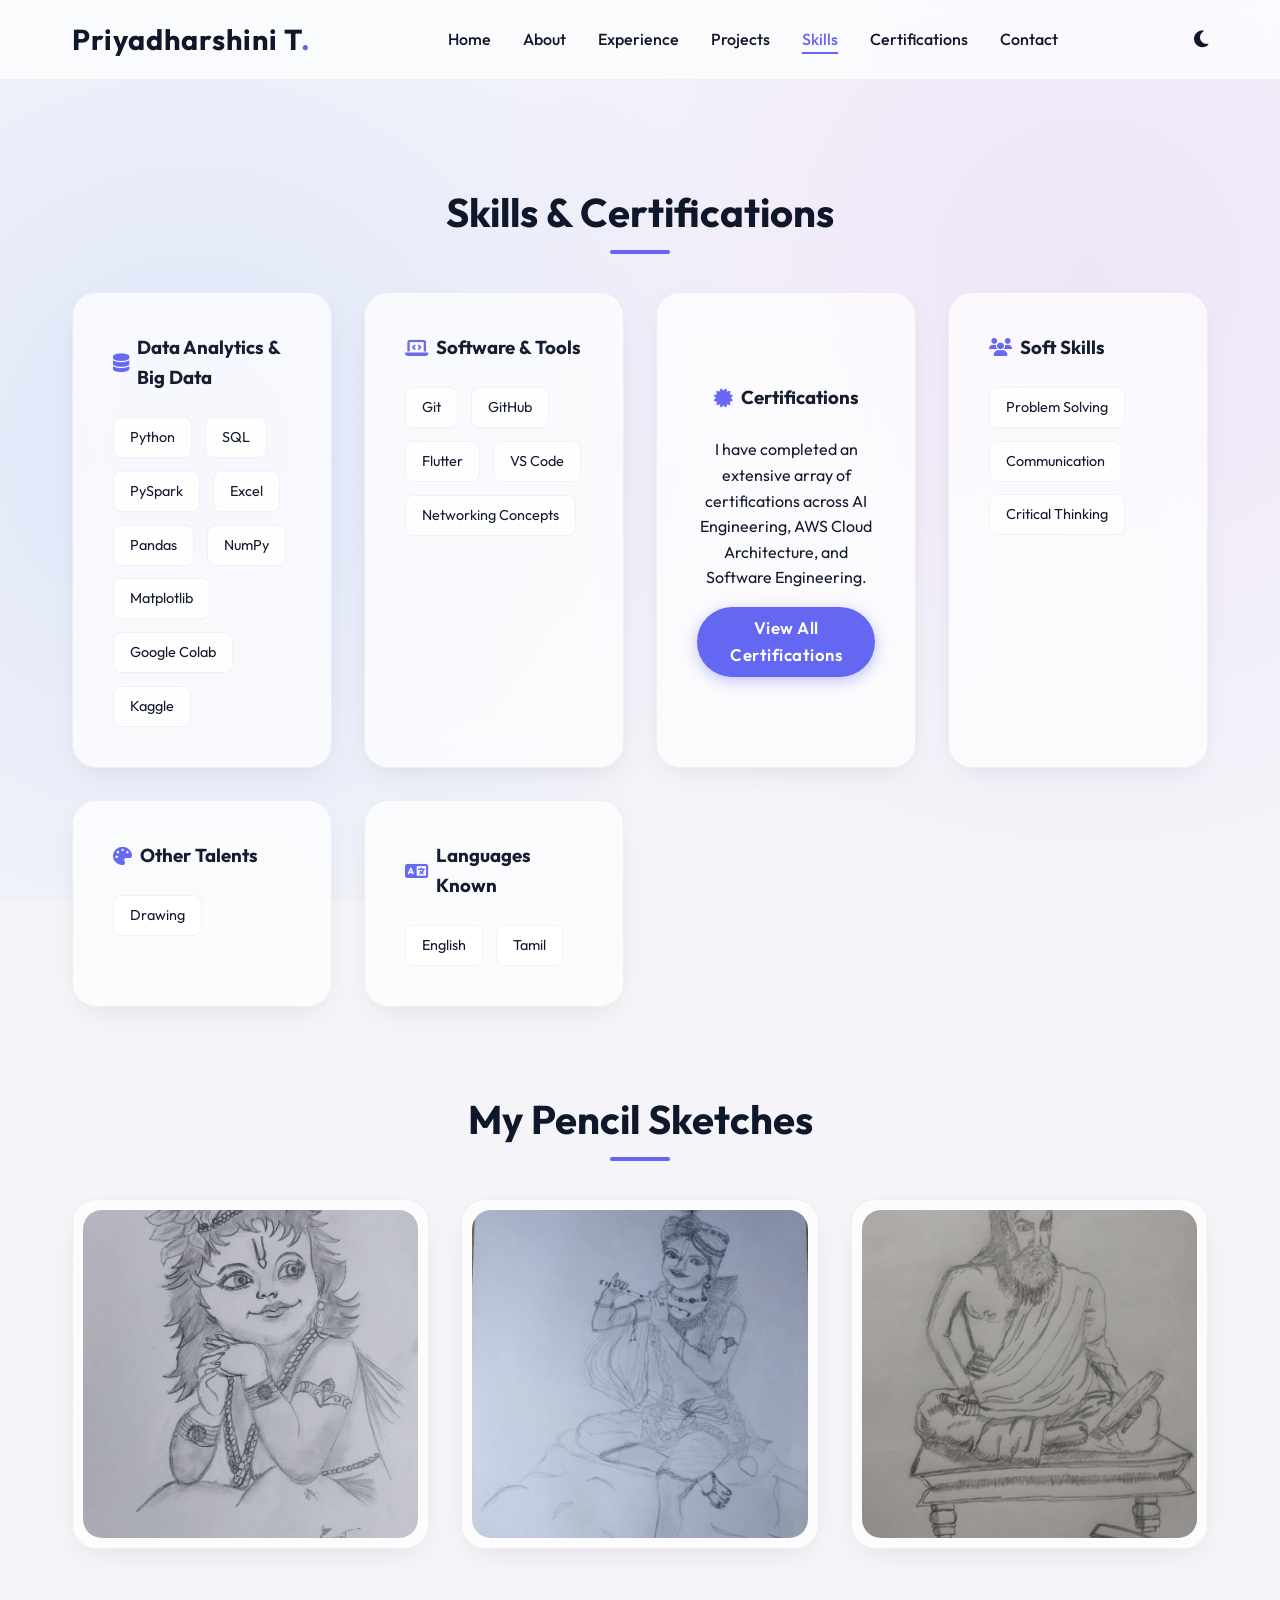
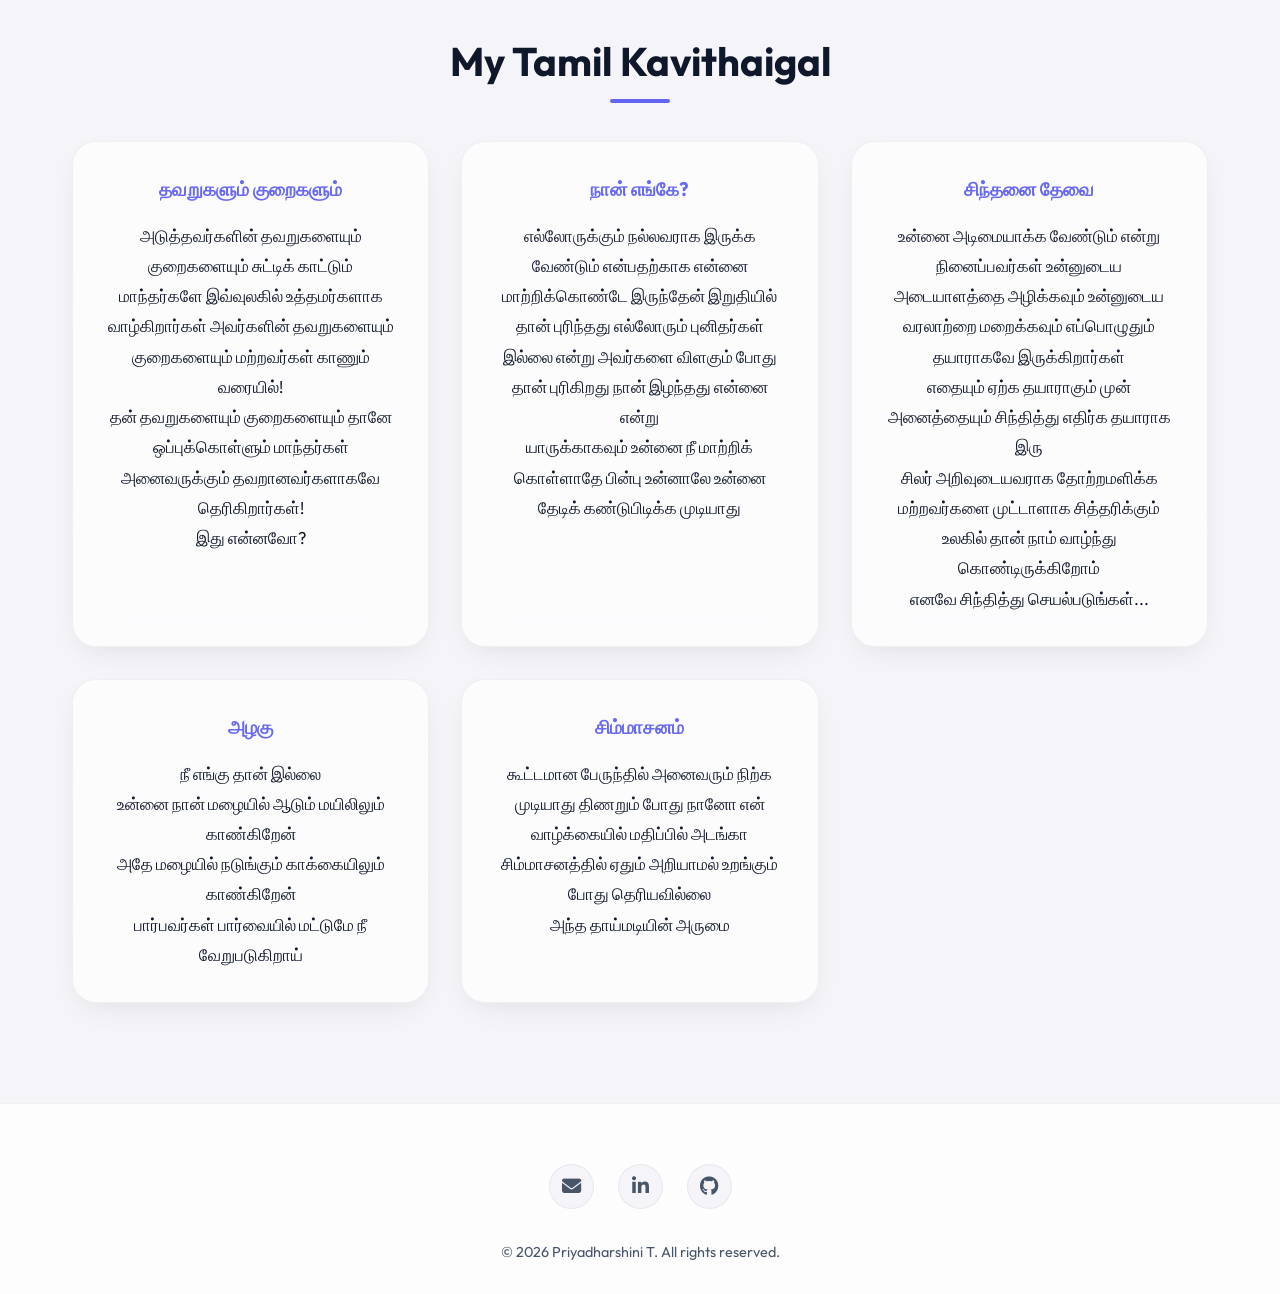
<file: skills.html>
<!DOCTYPE html>
<html lang="en" data-theme="light">
<head>
    <meta charset="UTF-8">
    <meta name="viewport" content="width=device-width, initial-scale=1.0">
        <meta name="description" content="Priyadharshini T - Data Analyst and Software Engineer from Coimbatore. Multi-disciplinary expert in Python, SQL, PySpark, and Excel.">
    <meta name="keywords" content="Priyadharshini T, Priyadharshini Thandapani, Data Analyst, Software Engineer, AIML, Coimbatore, Portfolio">
    <meta name="author" content="Priyadharshini T">
    
    <!-- Open Graph / Social Media -->
    <meta property="og:type" content="website">
    <meta property="og:url" content="https://Priya15t.github.io/Priyadharshini-T-Portfolio/">
    <meta property="og:title" content="Priyadharshini T | Data Analyst & Software Engineer">
    <meta property="og:description" content="Multi-disciplinary expert in Python, SQL, PySpark, and Excel. View my professional portfolio, certifications, and projects.">
    <meta property="og:image" content="https://Priya15t.github.io/Priyadharshini-T-Portfolio/assets/images/avatar.jpg">
    <title>Skills & Certifications | Priyadharshini T</title>
    <link rel="preconnect" href="https://fonts.googleapis.com">
    <link rel="preconnect" href="https://fonts.gstatic.com" crossorigin>
    <link href="https://fonts.googleapis.com/css2?family=Outfit:wght@300;400;500;600;700&display=swap" rel="stylesheet">
    <link rel="stylesheet" href="https://cdnjs.cloudflare.com/ajax/libs/font-awesome/6.4.0/css/all.min.css">
    <link rel="stylesheet" href="style.css">
</head>
<body>

    <!-- Sticky Navigation -->
    <nav id="navbar">
        <div class="nav-container">
            <a href="index.html" class="logo">Priyadharshini T<span>.</span></a>
            <ul class="nav-links">
                <li><a href="index.html">Home</a></li>
                <li><a href="about.html">About</a></li>
                <li><a href="experience.html">Experience</a></li>
                <li><a href="projects.html">Projects</a></li>
                <li><a href="skills.html">Skills</a></li>
                <li><a href="certifications.html">Certifications</a></li>
                <li><a href="contact.html">Contact</a></li>
            </ul>
            <div class="nav-controls">
                <button id="theme-toggle" aria-label="Toggle Dark/Light Mode">
                    <i class="fas fa-sun"></i>
                </button>
                <div class="hamburger">
                    <i class="fas fa-bars"></i>
                </div>
            </div>
        </div>
    </nav>

    <main class="page-content">
        <!-- Skills Section -->
        <section id="skills" class="section">
            <div class="container">
                <h2 class="section-title">Skills & Certifications</h2>
                <div class="skills-container">
                    
                    <div class="skill-category glass-card fade-in">
                        <h3><i class="fas fa-database"></i> Data Analytics & Big Data</h3>
                        <div class="badges">
                            <span>Python</span>
                            <span>SQL</span>
                            <span>PySpark</span>
                            <span>Excel</span>
                            <span>Pandas</span>
                            <span>NumPy</span>
                            <span>Matplotlib</span>
                            <span>Google Colab</span>
                            <span>Kaggle</span>
                        </div>
                    </div>

                    <div class="skill-category glass-card fade-in">
                        <h3><i class="fas fa-laptop-code"></i> Software & Tools</h3>
                        <div class="badges">
                            <span>Git</span>
                            <span>GitHub</span>
                            <span>Flutter</span>
                            <span>VS Code</span>
                            <span>Networking Concepts</span>
                        </div>
                    </div>

                    <div class="skill-category glass-card fade-in" style="display: flex; flex-direction: column; justify-content: center; align-items: center; text-align: center;">
                        <h3><i class="fas fa-certificate"></i> Certifications</h3>
                        <p style="margin-bottom: 1rem;">I have completed an extensive array of certifications across AI Engineering, AWS Cloud Architecture, and Software Engineering.</p>
                        <a href="certifications.html" class="btn btn-primary" style="padding: 0.5rem 1rem;">View All Certifications</a>
                    </div>

                    <div class="skill-category glass-card fade-in">
                        <h3><i class="fas fa-users"></i> Soft Skills</h3>
                        <div class="badges">
                            <span>Problem Solving</span>
                            <span>Communication</span>
                            <span>Critical Thinking</span>
                        </div>
                    </div>
                    
                    <div class="skill-category glass-card fade-in">
                        <h3><i class="fas fa-palette"></i> Other Talents</h3>
                        <div class="badges">
                            <span>Drawing</span>
                            <!-- Add more talents here as requested -->
                        </div>
                    </div>
                    
                    <div class="skill-category glass-card fade-in">
                        <h3><i class="fas fa-language"></i> Languages Known</h3>
                        <div class="badges">
                            <span>English</span>
                            <span>Tamil</span>
                        </div>
                    </div>

                </div>

                <h2 class="section-title mt-5">My Pencil Sketches</h2>
                <div class="drawings-grid">
                    <div class="drawing-card glass-card fade-in">
                        <img src="assets/images/drawings/drawing1.jpg" alt="Pencil Sketch 1" class="drawing-image">
                    </div>
                    <div class="drawing-card glass-card fade-in">
                        <img src="assets/images/drawings/drawing2.jpg" alt="Pencil Sketch 2" class="drawing-image">
                    </div>
                    <div class="drawing-card glass-card fade-in">
                        <img src="assets/images/drawings/drawing3.jpg" alt="Pencil Sketch 3" class="drawing-image">
                    </div>
                </div>

                <h2 class="section-title mt-5">My Tamil Kavithaigal</h2>
                <div class="poems-grid" style="display: grid; grid-template-columns: repeat(auto-fit, minmax(300px, 1fr)); gap: 2rem;">
                    
                    <div class="poem-card glass-card fade-in" style="padding: 2rem; text-align: center;">
                        <h4 style="color: var(--accent-color); margin-bottom: 1rem; font-size: 1.2rem;">தவறுகளும் குறைகளும்</h4>
                        <p style="white-space: pre-line; font-size: 1.05rem; line-height: 1.8;">அடுத்தவர்களின் தவறுகளையும் குறைகளையும் சுட்டிக் காட்டும் மாந்தர்களே இவ்வுலகில் உத்தமர்களாக வாழ்கிறார்கள் அவர்களின் தவறுகளையும் குறைகளையும் மற்றவர்கள் காணும் வரையில்! 
                        தன் தவறுகளையும் குறைகளையும் தானே ஒப்புக்கொள்ளும் மாந்தர்கள் அனைவருக்கும் தவறானவர்களாகவே தெரிகிறார்கள்! 
                        இது என்னவோ?</p>
                    </div>

                    <div class="poem-card glass-card fade-in" style="padding: 2rem; text-align: center;">
                        <h4 style="color: var(--accent-color); margin-bottom: 1rem; font-size: 1.2rem;">நான் எங்கே?</h4>
                        <p style="white-space: pre-line; font-size: 1.05rem; line-height: 1.8;">எல்லோருக்கும் நல்லவராக இருக்க வேண்டும் என்பதற்காக என்னை மாற்றிக்கொண்டே இருந்தேன் இறுதியில் தான் புரிந்தது எல்லோரும் புனிதர்கள் இல்லை என்று அவர்களை விளகும் போது தான் புரிகிறது நான் இழந்தது என்னை என்று
                        யாருக்காகவும் உன்னை நீ மாற்றிக் கொள்ளாதே பின்பு உன்னாலே உன்னை தேடிக் கண்டுபிடிக்க முடியாது</p>
                    </div>

                    <div class="poem-card glass-card fade-in" style="padding: 2rem; text-align: center;">
                        <h4 style="color: var(--accent-color); margin-bottom: 1rem; font-size: 1.2rem;">சிந்தனை தேவை</h4>
                        <p style="white-space: pre-line; font-size: 1.05rem; line-height: 1.8;">உன்னை அடிமையாக்க வேண்டும் என்று நினைப்பவர்கள் உன்னுடைய அடையாளத்தை அழிக்கவும் உன்னுடைய வரலாற்றை மறைக்கவும் எப்பொழுதும் தயாராகவே இருக்கிறார்கள்
                        எதையும் ஏற்க தயாராகும் முன் அனைத்தையும் சிந்தித்து எதிர்க தயாராக இரு
                        சிலர் அறிவுடையவராக தோற்றமளிக்க மற்றவர்களை முட்டாளாக சித்தரிக்கும் உலகில் தான் நாம் வாழ்ந்து கொண்டிருக்கிறோம்
                        எனவே சிந்தித்து செயல்படுங்கள்...</p>
                    </div>

                    <div class="poem-card glass-card fade-in" style="padding: 2rem; text-align: center;">
                        <h4 style="color: var(--accent-color); margin-bottom: 1rem; font-size: 1.2rem;">அழகு</h4>
                        <p style="white-space: pre-line; font-size: 1.05rem; line-height: 1.8;">நீ எங்கு தான் இல்லை
                        உன்னை நான் மழையில் ஆடும் மயிலிலும் காண்கிறேன்
                        அதே மழையில் நடுங்கும் காக்கையிலும் காண்கிறேன்
                        பார்பவர்கள் பார்வையில் மட்டுமே நீ வேறுபடுகிறாய்</p>
                    </div>

                    <div class="poem-card glass-card fade-in" style="padding: 2rem; text-align: center;">
                        <h4 style="color: var(--accent-color); margin-bottom: 1rem; font-size: 1.2rem;">சிம்மாசனம்</h4>
                        <p style="white-space: pre-line; font-size: 1.05rem; line-height: 1.8;">கூட்டமான பேருந்தில் அனைவரும் நிற்க முடியாது திணறும் போது நானோ என் வாழ்க்கையில் மதிப்பில் அடங்கா சிம்மாசனத்தில் ஏதும் அறியாமல் உறங்கும் போது தெரியவில்லை
                        அந்த தாய்மடியின் அருமை</p>
                    </div>

                </div>
            </div>
        </section>
    </main>

    <!-- Footer & Contact -->
    <footer id="contact" class="footer">
        <div class="container fade-in">
            <div class="social-links">
                <a href="mailto:priyadharshini01t@gmail.com" aria-label="Email"><i class="fas fa-envelope"></i></a>
                <a href="https://www.linkedin.com/in/priyadharshini-thandapani-19a523289" target="_blank" aria-label="LinkedIn"><i class="fab fa-linkedin-in"></i></a>
                <a href="https://github.com/Priya15t" target="_blank" aria-label="GitHub"><i class="fab fa-github"></i></a>
            </div>
            <p class="copyright">© 2026 Priyadharshini T. All rights reserved.</p>
        </div>
    </footer>

    <script src="script.js"></script>

</body>
</html>
</file>
<file: style.css>
:root {
    /* Modern Color Palette - Dark Mode (Default) */
    --bg-color: #050505;
    --bg-gradient: radial-gradient(circle at 15% 50%, rgba(30, 20, 60, 0.4), transparent 50%),
                   radial-gradient(circle at 85% 30%, rgba(10, 50, 70, 0.4), transparent 50%);
    --surface-color: rgba(255, 255, 255, 0.03);
    --text-primary: #ffffff;
    --text-secondary: #a1a1aa;
    --accent-color: #38bdf8; /* Vibrant Sky Blue */
    --accent-hover: #0ea5e9;
    --accent-glow: rgba(56, 189, 248, 0.5);
    --glass-bg: rgba(20, 20, 20, 0.6);
    --glass-border: rgba(255, 255, 255, 0.08);
    
    /* Typography */
    --font-main: 'Outfit', sans-serif;
    
    /* Layout */
    --max-width: 1200px;
    --nav-height: 80px;
    --border-radius: 24px;
    
    /* Transitions */
    --transition: all 0.4s cubic-bezier(0.4, 0, 0.2, 1);
}

[data-theme="light"] {
    --bg-color: #f4f4f9;
    --bg-gradient: radial-gradient(circle at 15% 50%, rgba(100, 150, 255, 0.15), transparent 50%),
                   radial-gradient(circle at 85% 30%, rgba(200, 100, 255, 0.1), transparent 50%);
    --surface-color: rgba(255, 255, 255, 0.8);
    --text-primary: #0f172a;
    --text-secondary: #475569;
    --accent-color: #6366f1; /* Indigo */
    --accent-hover: #4f46e5;
    --accent-glow: rgba(99, 102, 241, 0.4);
    --glass-bg: rgba(255, 255, 255, 0.7);
    --glass-border: rgba(0, 0, 0, 0.05);
}

* {
    margin: 0;
    padding: 0;
    box-sizing: border-box;
}

html {
    scroll-behavior: smooth;
    scroll-padding-top: var(--nav-height);
}

body {
    font-family: var(--font-main);
    background-color: var(--bg-color);
    background-image: var(--bg-gradient);
    background-attachment: fixed;
    color: var(--text-primary);
    line-height: 1.6;
    transition: background-color 0.4s ease;
    overflow-x: hidden;
    display: flex;
    flex-direction: column;
    min-height: 100vh;
}

main {
    flex: 1;
    padding-top: var(--nav-height);
}

ul {
    list-style: none;
}

a {
    text-decoration: none;
    color: inherit;
    transition: var(--transition);
}

.container {
    max-width: var(--max-width);
    margin: 0 auto;
    padding: 0 2rem;
}

.section {
    padding: 100px 0;
}

.section-title {
    font-size: 2.5rem;
    font-weight: 700;
    margin-bottom: 3rem;
    text-align: center;
    position: relative;
}

.section-title::after {
    content: '';
    position: absolute;
    bottom: -10px;
    left: 50%;
    transform: translateX(-50%);
    width: 60px;
    height: 4px;
    background-color: var(--accent-color);
    border-radius: 2px;
}

/* Glassmorphism Classes (Premium Bento Box Style) */
.glass-card {
    background: var(--glass-bg);
    backdrop-filter: blur(20px);
    -webkit-backdrop-filter: blur(20px);
    border: 1px solid var(--glass-border);
    border-radius: var(--border-radius);
    padding: 2.5rem;
    box-shadow: 0 10px 30px -10px rgba(0, 0, 0, 0.1);
    transition: var(--transition);
    position: relative;
    overflow: hidden;
}

.glass-card::before {
    content: '';
    position: absolute;
    top: 0; left: 0; right: 0; bottom: 0;
    background: linear-gradient(180deg, rgba(255,255,255,0.03) 0%, rgba(255,255,255,0) 100%);
    pointer-events: none;
}

.glass-card:hover {
    transform: translateY(-8px);
    box-shadow: 0 20px 40px -15px var(--accent-glow);
    border-color: rgba(255, 255, 255, 0.15);
}

/* Buttons */
.btn {
    display: inline-flex;
    align-items: center;
    justify-content: center;
    gap: 0.5rem;
    padding: 0.8rem 2.5rem;
    border-radius: 50px; /* Pill shape */
    font-weight: 600;
    font-size: 1.05rem;
    cursor: pointer;
    border: none;
    transition: var(--transition);
    letter-spacing: 0.5px;
}

.btn-primary {
    background-color: var(--accent-color);
    color: #fff;
    box-shadow: 0 4px 15px var(--accent-glow);
}

.btn-primary:hover {
    background-color: var(--accent-hover);
    transform: translateY(-3px) scale(1.02);
    box-shadow: 0 8px 25px var(--accent-glow);
}

.btn-secondary {
    background-color: transparent;
    border: 2px solid var(--accent-color);
    color: var(--accent-color);
}

.btn-secondary:hover {
    background-color: var(--accent-color);
    color: #fff;
    transform: translateY(-3px) scale(1.02);
    box-shadow: 0 8px 25px var(--accent-glow);
}

/* Navigation */
#navbar {
    position: fixed;
    top: 0;
    width: 100%;
    height: var(--nav-height);
    background: var(--glass-bg);
    backdrop-filter: blur(10px);
    border-bottom: 1px solid var(--glass-border);
    z-index: 1000;
    transition: var(--transition);
}

.nav-container {
    max-width: var(--max-width);
    margin: 0 auto;
    padding: 0 2rem;
    height: 100%;
    display: flex;
    justify-content: space-between;
    align-items: center;
}

.logo {
    font-size: 1.8rem;
    font-weight: 700;
    letter-spacing: 1px;
}

.logo span {
    color: var(--accent-color);
}

.nav-links {
    display: flex;
    gap: 2rem;
}

.nav-links a {
    font-weight: 500;
    position: relative;
}

.nav-links a::after {
    content: '';
    position: absolute;
    bottom: -5px;
    left: 0;
    width: 0;
    height: 2px;
    background-color: var(--accent-color);
    transition: var(--transition);
}

.nav-links a:hover::after,
.nav-links a.active::after {
    width: 100%;
}

.nav-links a.active {
    color: var(--accent-color);
}

.nav-controls {
    display: flex;
    align-items: center;
    gap: 1rem;
}

#theme-toggle {
    background: none;
    border: none;
    color: var(--text-primary);
    font-size: 1.2rem;
    cursor: pointer;
    transition: var(--transition);
}

#theme-toggle:hover {
    color: var(--accent-color);
}

.hamburger {
    display: none;
    font-size: 1.5rem;
    cursor: pointer;
}

/* Hero Section */
.hero {
    min-height: calc(100vh - var(--nav-height));
    display: flex;
    align-items: center;
}

.hero-content {
    display: flex;
    align-items: center;
    gap: 3rem;
    max-width: 1000px;
    justify-content: space-between;
}

.hero-text-wrapper {
    flex: 1;
}

.hero-image-wrapper {
    flex-shrink: 0;
    width: 350px;
    height: 350px;
    border-radius: 50%;
    padding: 10px;
    background: var(--glass-bg);
    border: 2px solid var(--glass-border);
    box-shadow: 0 0 40px var(--accent-glow);
    position: relative;
}

.hero-image-wrapper::after {
    content: '';
    position: absolute;
    top: -5%; left: -5%; right: -5%; bottom: -5%;
    border-radius: 50%;
    background: conic-gradient(from 0deg, transparent, var(--accent-color), transparent 60%);
    z-index: -1;
    animation: rotateGlow 10s linear infinite;
    opacity: 0.5;
}

@keyframes rotateGlow {
    from { transform: rotate(0deg); }
    to { transform: rotate(360deg); }
}

.hero-avatar {
    width: 100%;
    height: 100%;
    object-fit: cover;
    object-position: top center;
    border-radius: 50%;
}

.greeting {
    color: var(--accent-color);
    font-weight: 600;
    font-size: 1.2rem;
    margin-bottom: 1rem;
}

.name {
    font-size: clamp(2.5rem, 7vw, 4.5rem);
    font-weight: 700;
    line-height: 1.1;
    margin-bottom: 1rem;
    color: var(--text-primary);
}

.title {
    font-size: clamp(1.5rem, 4vw, 2.5rem);
    color: var(--text-secondary);
    margin-bottom: 1.5rem;
}

.summary {
    font-size: 1.1rem;
    color: var(--text-secondary);
    margin-bottom: 2.5rem;
    max-width: 600px;
}

.hero-buttons {
    display: flex;
    gap: 1rem;
}

/* About Section */
.about-layout {
    display: flex;
    gap: 2rem;
    align-items: flex-start;
}

.about-image-wrapper {
    flex-shrink: 0;
    width: 300px;
    height: 400px;
    padding: 10px;
    border-radius: var(--border-radius);
}

.about-avatar {
    width: 100%;
    height: 100%;
    object-fit: cover;
    object-position: top center;
    border-radius: calc(var(--border-radius) - 5px);
}

.about-card {
    flex: 1;
    padding: 2rem;
}

.about-text {
    font-size: 1.1rem;
    color: var(--text-secondary);
}
.about-text p {
    margin-bottom: 1rem;
}

.about-text strong {
    color: var(--text-primary);
}

/* Experience Timeline */
.timeline {
    position: relative;
    max-width: 800px;
    margin: 0 auto;
}

.timeline::after {
    content: '';
    position: absolute;
    width: 2px;
    background-color: var(--glass-border);
    top: 0;
    bottom: 0;
    left: 20px;
    margin-left: -1px;
}

.timeline-item {
    padding: 10px 40px;
    position: relative;
    background-color: inherit;
    width: 100%;
    margin-bottom: 2rem;
}

.timeline-dot {
    position: absolute;
    width: 20px;
    height: 20px;
    left: 10px;
    background-color: var(--accent-color);
    border: 4px solid var(--bg-color);
    top: 15px;
    border-radius: 50%;
    z-index: 1;
}

.role {
    font-size: 1.3rem;
    color: var(--text-primary);
    margin-bottom: 0.5rem;
}

.company {
    font-size: 1.1rem;
    color: var(--accent-color);
    margin-bottom: 1rem;
}

/* Projects Grid */
.projects-grid {
    display: grid;
    grid-template-columns: repeat(auto-fit, minmax(300px, 1fr));
    gap: 2rem;
}

.project-card {
    display: flex;
    flex-direction: column;
    justify-content: flex-start;
    overflow: hidden;
    padding: 0;
}

.project-image-wrapper {
    width: 100%;
    height: 200px;
    overflow: hidden;
    border-bottom: 1px solid var(--glass-border);
}

.project-image {
    width: 100%;
    height: 100%;
    object-fit: cover;
    transition: transform 0.5s ease;
}

.project-card:hover .project-image {
    transform: scale(1.05);
}

.project-info {
    padding: 1.5rem;
    display: flex;
    flex-direction: column;
    flex: 1;
}

.project-info h3 {
    font-size: 1.4rem;
    margin-bottom: 0.5rem;
}

.project-info .date {
    font-size: 0.9rem;
    color: var(--accent-color);
    margin-bottom: 1rem;
}

.project-info .desc {
    color: var(--text-secondary);
    margin-bottom: 1.5rem;
    font-size: 0.95rem;
}

.tech-stack {
    display: flex;
    flex-wrap: wrap;
    gap: 0.5rem;
}

.tech-stack span {
    background: rgba(16, 185, 129, 0.1);
    color: var(--accent-color);
    padding: 0.3rem 0.8rem;
    border-radius: 20px;
    font-size: 0.85rem;
    font-weight: 500;
}

[data-theme="light"] .tech-stack span {
    background: rgba(79, 70, 229, 0.1);
}

.project-links {
    margin-top: 1.5rem;
}

.github-link {
    color: var(--text-primary);
    font-weight: 600;
}
.github-link:hover {
    color: var(--accent-color);
}

/* Skills Section */
.skills-container {
    display: grid;
    grid-template-columns: repeat(auto-fit, minmax(250px, 1fr));
    gap: 2rem;
}

.skill-category h3 {
    margin-bottom: 1.5rem;
    display: flex;
    align-items: center;
    gap: 0.5rem;
    color: var(--text-primary);
}
.skill-category h3 i {
    color: var(--accent-color);
}

.badges {
    display: flex;
    flex-wrap: wrap;
    gap: 0.8rem;
}

.badges span {
    background: var(--surface-color);
    border: 1px solid var(--glass-border);
    padding: 0.5rem 1rem;
    border-radius: 8px;
    font-size: 0.9rem;
    transition: var(--transition);
}

.badges span:hover {
    border-color: var(--accent-color);
    color: var(--accent-color);
    transform: translateY(-2px);
}

.cert-list {
    list-style: disc inside;
    color: var(--text-secondary);
}
.cert-list li {
    margin-bottom: 0.8rem;
}

/* Footer & Contact */
.footer {
    text-align: center;
    padding: 60px 0 30px;
    background-color: var(--surface-color);
    border-top: 1px solid var(--glass-border);
}

.contact-text {
    color: var(--text-secondary);
    max-width: 500px;
    margin: 0 auto 2rem;
}

.contact-btn {
    margin-bottom: 3rem;
}

.social-links {
    display: flex;
    justify-content: center;
    gap: 1.5rem;
    margin-bottom: 2rem;
}

.social-links a {
    display: flex;
    align-items: center;
    justify-content: center;
    width: 45px;
    height: 45px;
    background-color: var(--bg-color);
    border: 1px solid var(--glass-border);
    border-radius: 50%;
    font-size: 1.2rem;
    color: var(--text-secondary);
    transition: var(--transition);
}

.social-links a:hover {
    color: var(--accent-color);
    border-color: var(--accent-color);
    transform: translateY(-3px);
}

.copyright {
    color: var(--text-secondary);
    font-size: 0.9rem;
}

/* Animations */
.fade-in {
    opacity: 0;
    transform: translateY(30px);
    transition: opacity 0.8s ease, transform 0.8s ease;
}

.fade-in.visible {
    opacity: 1;
    transform: translateY(0);
}

/* Responsive Design */
@media (max-width: 768px) {
    .nav-links {
        display: none; /* Add mobile menu logic in JS if needed */
        position: absolute;
        top: var(--nav-height);
        left: 0;
        width: 100%;
        background: var(--surface-color);
        flex-direction: column;
        padding: 2rem;
        text-align: center;
        border-bottom: 1px solid var(--glass-border);
    }
    
    .nav-links.active {
        display: flex;
    }

    .hamburger {
        display: block;
    }

    .hero-content {
        flex-direction: column-reverse;
        text-align: center;
    }
    
    .hero-image-wrapper {
        width: 250px;
        height: 250px;
        margin: 0 auto 2rem;
    }

    .hero-buttons {
        flex-direction: column;
    }
    
    .hero-buttons .btn {
        width: 100%;
        text-align: center;
    }
}

/* Certifications & Drawing Gallery Updates */
.cert-list {
    list-style: none;
    padding: 0;
}

.cert-list li {
    margin-bottom: 0.8rem;
    position: relative;
    padding-left: 1.5rem;
}

.cert-list li::before {
    content: "▹";
    position: absolute;
    left: 0;
    color: var(--accent-color);
}

.cert-link {
    color: var(--text-primary);
    text-decoration: none;
    transition: color 0.3s ease;
}

.cert-link:hover {
    color: var(--accent-color);
}

.cert-link i {
    font-size: 0.8rem;
    margin-left: 0.3rem;
    opacity: 0.7;
}

.mt-5 {
    margin-top: 5rem;
}

.drawings-grid {
    display: grid;
    grid-template-columns: repeat(auto-fit, minmax(250px, 1fr));
    gap: 2rem;
    margin-top: 2rem;
}

.drawing-card {
    border-radius: var(--border-radius);
    overflow: hidden;
    padding: 10px;
    height: 350px;
}

.drawing-image {
    width: 100%;
    height: 100%;
    object-fit: cover;
    border-radius: calc(var(--border-radius) - 5px);
    transition: transform 0.3s ease;
}

.drawing-card:hover .drawing-image {
    transform: scale(1.05);
}

/* Lightbox Styling */
.lightbox {
    position: fixed;
    top: 0; left: 0; width: 100%; height: 100%;
    background: rgba(0, 0, 0, 0.9);
    backdrop-filter: blur(10px);
    display: flex;
    justify-content: center;
    align-items: center;
    z-index: 9999;
    opacity: 0;
    visibility: hidden;
    transition: opacity 0.3s ease;
}

.lightbox.active {
    opacity: 1;
    visibility: visible;
}

.lightbox img {
    max-width: 90%;
    max-height: 90vh;
    border-radius: 8px;
    box-shadow: 0 0 40px rgba(0,0,0,0.8);
    transform: scale(0.95);
    transition: transform 0.3s ease;
    object-fit: contain;
}

.lightbox.active img {
    transform: scale(1);
}

.lightbox-close {
    position: absolute;
    top: 30px;
    right: 40px;
    color: white;
    font-size: 3rem;
    cursor: pointer;
    transition: color 0.3s;
    line-height: 1;
}

.lightbox-close:hover {
    color: var(--accent-color);
}

/* Creative Additions: Custom Cursor */
.custom-cursor {
    width: 20px; height: 20px;
    border: 2px solid var(--accent-color);
    border-radius: 50%;
    position: fixed;
    pointer-events: none;
    z-index: 9999;
    transition: transform 0.1s ease, background-color 0.2s ease;
    transform: translate(-50%, -50%);
    mix-blend-mode: difference;
}
.custom-cursor.hover {
    transform: translate(-50%, -50%) scale(2);
    background-color: var(--accent-color);
    opacity: 0.5;
}

/* Typewriter Cursor */
.cursor { animation: blink 1s infinite; font-weight: bold; color: var(--accent-color); }
@keyframes blink { 0%, 100% { opacity: 1; } 50% { opacity: 0; } }
</file>
